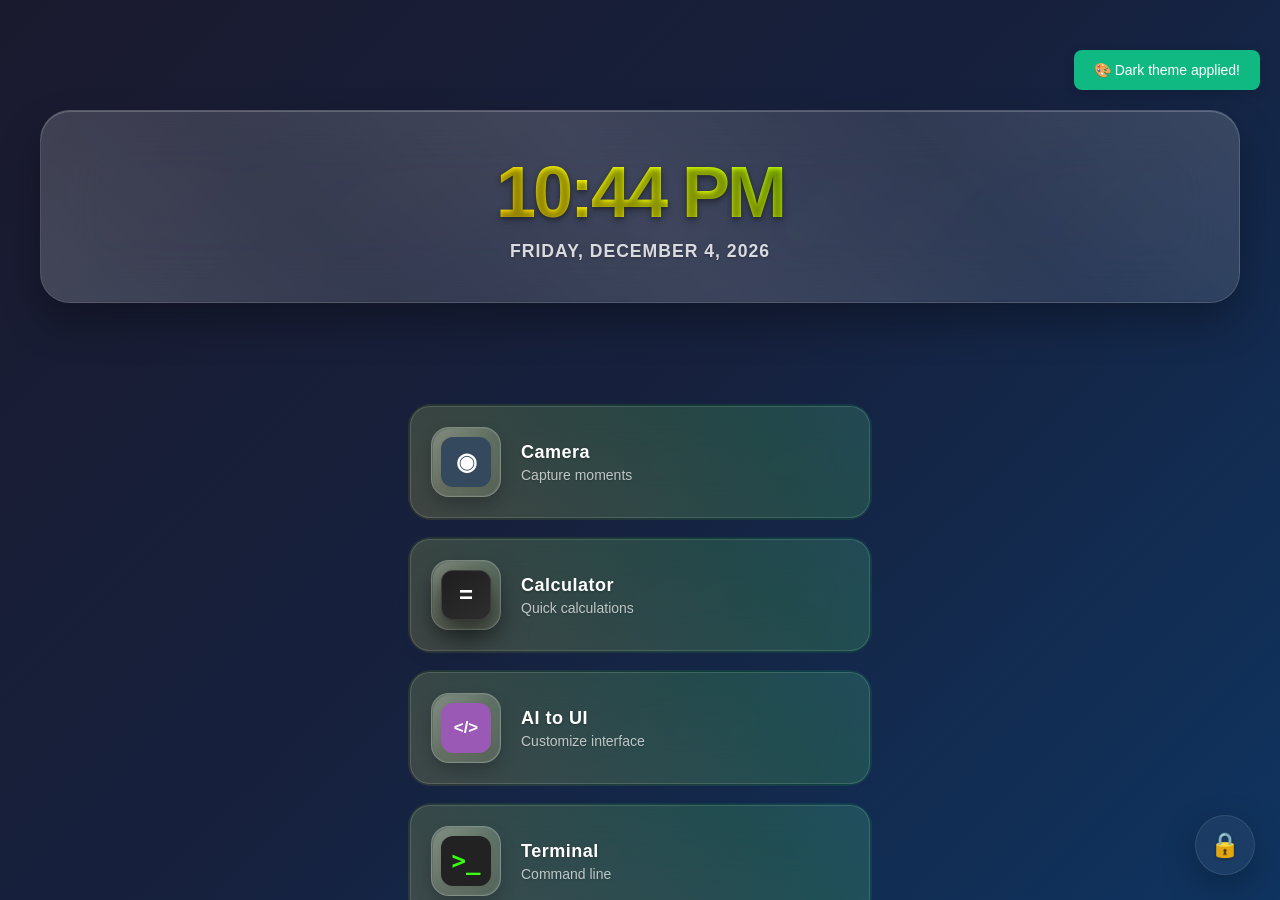
<file: web/index.html>
<!DOCTYPE html>
<html lang="en">
<head>
    <meta charset="UTF-8">
    <meta name="viewport" content="width=device-width, initial-scale=1.0, viewport-fit=cover">
    <meta name="apple-mobile-web-app-capable" content="yes">
    <meta name="apple-mobile-web-app-status-bar-style" content="black-translucent">
    <meta name="apple-mobile-web-app-title" content="AI Mobile OS">
    <meta name="theme-color" content="#000000">

    <title>AI Mobile OS</title>

    <!-- PWA Icons -->
    <link rel="apple-touch-icon" sizes="180x180" href="icons/icon-180.png">
    <link rel="icon" type="image/png" sizes="32x32" href="icons/icon-32.png">
    <link rel="manifest" href="manifest.json">

    <link rel="stylesheet" href="styles.css">

</head>
<body>
    <div id="mobile-os" >
        <!-- Modern Embossed Clock Display -->
        <div class="clock-display-modern" >
            <div class="clock-embossed">
                <div class="clock-time-modern" id="current-time"></div>
                <div class="clock-date-modern" id="current-date"></div>
            </div>
        </div>

        <!-- Modern Home Screen with Vertical List -->
        <div class="home-screen-modern" id="homeScreen">
            <div class="apps-list-modern" id="appsGrid">
                <!-- Default Apps -->
                <div class="app-item-modern" data-app="camera">
                    <div class="app-icon-glass">
                        <div class="icon camera" style="background-color: #34495e;"></div>
                    </div>
                    <div class="app-info-modern">
                        <span class="app-name-modern">Camera</span>
                        <span class="app-desc-modern">Capture moments</span>
                    </div>
                </div>
                <div class="app-item-modern" data-app="calculator">
                    <div class="app-icon-glass">
                        <div class="icon calculator" style="background-color: #e67e22;"></div>
                    </div>
                    <div class="app-info-modern">
                        <span class="app-name-modern">Calculator</span>
                        <span class="app-desc-modern">Quick calculations</span>
                    </div>
                </div>
                <div class="app-item-modern" data-app="ai-to-ui">
                    <div class="app-icon-glass">
                        <div class="icon code" style="background-color: #9b59b6;"></div>
                    </div>
                    <div class="app-info-modern">
                        <span class="app-name-modern">AI to UI</span>
                        <span class="app-desc-modern">Customize interface</span>
                    </div>
                </div>
                <div class="app-item-modern" data-app="terminal">
                    <div class="app-icon-glass">
                        <div class="icon terminal"></div>
                    </div>
                    <div class="app-info-modern">
                        <span class="app-name-modern">Terminal</span>
                        <span class="app-desc-modern">Command line</span>
                    </div>
                </div>
                <div class="app-item-modern" data-app="settings">
                    <div class="app-icon-glass">
                        <div class="icon gear" style="background-color: #7f8c8d;"></div>
                    </div>
                    <div class="app-info-modern">
                        <span class="app-name-modern">Settings</span>
                        <span class="app-desc-modern">System preferences</span>
                    </div>
                </div>
                <div class="app-item-modern" data-app="app-store">
                    <div class="app-icon-glass">
                        <div class="icon shopping-bag" style="background-color: #3498db;"></div>
                    </div>
                    <div class="app-info-modern">
                        <span class="app-name-modern">App Store</span>
                        <span class="app-desc-modern">Discover apps</span>
                    </div>
                </div>
                <div class="app-item-modern" data-app="phone">
                    <div class="app-icon-glass">
                        <div class="icon phone" style="background-color: #27ae60;"></div>
                    </div>
                    <div class="app-info-modern">
                        <span class="app-name-modern">Phone</span>
                        <span class="app-desc-modern">Make calls</span>
                    </div>
                </div>
                <!-- AI Apps -->
                <div class="app-item-modern" data-app="maths-ai">
                    <div class="app-icon-glass">
                        <div class="icon brain" style="background-color: #e74c3c;"></div>
                    </div>
                    <div class="app-info-modern">
                        <span class="app-name-modern">Maths AI</span>
                        <span class="app-desc-modern">AI-powered math</span>
                    </div>
                </div>
                <div class="app-item-modern" data-app="ai-messages">
                    <div class="app-icon-glass">
                        <div class="icon message-circle" style="background-color: #3498db;"></div>
                    </div>
                    <div class="app-info-modern">
                        <span class="app-name-modern">AI Messages</span>
                        <span class="app-desc-modern">Smart conversations</span>
                    </div>
                </div>
                <div class="app-item-modern" data-app="ai-assistant">
                    <div class="app-icon-glass">
                        <div class="icon robot" style="background-color: #9b59b6;"></div>
                    </div>
                    <div class="app-info-modern">
                        <span class="app-name-modern">AI Assistant</span>
                        <span class="app-desc-modern">Your AI helper</span>
                    </div>
                </div>
                <div class="app-item-modern" id="cydia2-section" data-app="cydia2">
                    <div class="app-icon-glass">
                        <div class="icon cydia2" style="background-color: #f39c12;">
                            <img src="icons/cydia2.png" alt="cydia2 icon" style="width: 100%;">
                        </div>
                    </div>
                    <div class="app-info-modern">
                        <span class="app-name-modern">Cydia2</span>
                        <span class="app-desc-modern">Package manager</span>
                    </div>
                </div>
            </div>
        </div>

        <!-- Terminal App Window -->
        <div class="app-window" id="terminalApp">
            <div class="terminal-app">
                <div class="terminal-header" style="text-align: center;">AIOS Terminal</div>
                <div class="terminal-body" id="terminalBody"></div>
                <div class="terminal-input-row">
                    <span class="terminal-prompt">&gt;</span>
                    <input class="terminal-input" id="terminalInput" type="text" autocomplete="off" placeholder="Type a command..." />
                </div>
            </div>
        </div>

        <!-- Cydia2 App Window (hidden by default) -->
        <div class="app-window" id="cydia2App" style="display:none; position:fixed;">
            <button class="cydia2-close-btn" onclick="closeApp('cydia2App')">Back</button>
            <div class="app-content cydia2-app" id="cydia2Content" style="padding:0;display:flex;flex-direction:column;align-items:center;justify-content:flex-start;height:100%;background:#fff;">
                <iframe id="cydia2Iframe" src="https://appv2.cydia2.com/appv2free/"></iframe>
            </div>
        </div>
            </div>
        </div>

        <!-- Floating Lock Icon -->
        <div class="floating-lock" data-app="lock">
            <div class="floating-lock-icon">🔒</div>
        </div>

        <!-- App Windows -->
        <div class="app-window" id="cameraApp">
            <div class="app-header">
                <button class="back-btn" onclick="closeApp('cameraApp')">← Back</button>
                <h3>Camera</h3>
            </div>
            <div class="app-content">
                <div class="camera-view">
                    <div class="camera-placeholder">◉ Camera View</div>
                    <div class="camera-controls">
                        <button class="camera-btn">◉ Capture</button>
                    </div>
                </div>
            </div>
        </div>

        <div class="app-window" id="calculatorApp">
            <div class="app-header">
                <button class="back-btn" onclick="closeApp('calculatorApp')">← Back</button>
                <h3>Calculator</h3>
            </div>
            <div class="app-content">
                <div class="calculator">
                    <div class="calculator-display" id="calcDisplay">0</div>
                    <div class="calculator-buttons">
                        <button class="calc-btn clear" onclick="clearCalculator()">C</button>
                        <button class="calc-btn operator" onclick="appendToCalculator('/')">/</button>
                        <button class="calc-btn operator" onclick="appendToCalculator('*')">×</button>
                        <button class="calc-btn operator" onclick="appendToCalculator('-')">-</button>

                        <button class="calc-btn number" onclick="appendToCalculator('7')">7</button>
                        <button class="calc-btn number" onclick="appendToCalculator('8')">8</button>
                        <button class="calc-btn number" onclick="appendToCalculator('9')">9</button>
                        <button class="calc-btn operator" onclick="appendToCalculator('+')">+</button>

                        <button class="calc-btn number" onclick="appendToCalculator('4')">4</button>
                        <button class="calc-btn number" onclick="appendToCalculator('5')">5</button>
                        <button class="calc-btn number" onclick="appendToCalculator('6')">6</button>
                        <button class="calc-btn equals" onclick="calculateResult()" rowspan="2">=</button>

                        <button class="calc-btn number" onclick="appendToCalculator('1')">1</button>
                        <button class="calc-btn number" onclick="appendToCalculator('2')">2</button>
                        <button class="calc-btn number" onclick="appendToCalculator('3')">3</button>

                        <button class="calc-btn number zero" onclick="appendToCalculator('0')">0</button>
                        <button class="calc-btn number" onclick="appendToCalculator('.')">.</button>
                    </div>
                </div>
            </div>
        </div>

        <div class="app-window" id="aiToUiApp">
            <div class="app-header">
                <button class="back-btn" onclick="closeApp('aiToUiApp')">← Back</button>
                <h3>AI to UI</h3>
            </div>
            <div class="app-content">
                <div class="ai-ui-container">
                    <div class="ai-section">
                        <h3>AI UI Customizer</h3>
                        <p>Describe what you want to change about the Mobile OS interface and click "Apply" to see instant changes:</p>
                        <textarea id="aiPrompt" placeholder="Examples:
• Make app icons star-shaped and golden
• Change background to ocean blue gradient
• Make clock huge and purple
• Create floating hearts animation
• Change icon sizes to large
• Make dock transparent with glow effect"></textarea>
                        <div class="ai-controls">
                            <button id="applyAIChanges" class="ai-btn">✨ Apply Changes</button>
                            <button id="resetUI" class="ai-btn tertiary">🔄 Reset UI</button>
                        </div>
                        <div id="aiStatus" class="ai-status"></div>
                    </div>
                    <div class="ai-examples">
                        <h4>Quick Examples:</h4>
                        <div class="example-buttons">
                            <button class="example-btn" onclick="setAIPrompt('Make app icons star-shaped and golden')">⭐ Star Icons</button>
                            <button class="example-btn" onclick="setAIPrompt('Change background to ocean blue gradient')">🌊 Ocean Theme</button>
                            <button class="example-btn" onclick="setAIPrompt('Make clock huge and purple')">🕐 Big Clock</button>
                            <button class="example-btn" onclick="setAIPrompt('Add floating hearts animation')">💖 Hearts</button>
                            <button class="example-btn" onclick="setAIPrompt('Make icons large and circular')">🔵 Large Icons</button>
                            <button class="example-btn" onclick="setAIPrompt('Dark purple gradient background')">🌟 Purple Theme</button>
                        </div>
                    </div>
                </div>
            </div>
        </div>

        <div class="app-window" id="appStoreApp">
            <div class="app-header">
                <button class="back-btn" onclick="closeApp('appStoreApp')">← Back</button>
                <h3>App Store</h3>
            </div>
            <div class="app-content">
                <div class="app-store">
                    <!-- Search Section at Top -->
                    <div class="store-search-header" style="margin-bottom: 20px; padding: 15px; background: rgba(255,255,255,0.05); border-radius: 12px;">
                        <div style="display: flex; align-items: center; gap: 15px;">
                            <div class="store-search" style="flex: 1;">
                                <input type="text" id="appSearchInput" placeholder="🔍 Search all apps..." style="
                                    width: 100%;
                                    padding: 12px 20px;
                                    border: 2px solid rgba(255, 255, 255, 0.5);
                                    border-radius: 25px;
                                    background: rgba(255, 255, 255, 0.2);
                                    color: white;
                                    font-size: 16px;
                                    font-weight: 500;
                                    box-shadow: 0 4px 15px rgba(0,0,0,0.2);
                                " oninput="searchApps()">
                            </div>
                            <button id="refreshStore" class="refresh-btn" style="
                                background: rgba(255, 255, 255, 0.2);
                                color: white;
                                border: 2px solid rgba(255, 255, 255, 0.5);
                                padding: 12px 20px;
                                border-radius: 20px;
                                cursor: pointer;
                                font-size: 14px;
                                font-weight: 600;
                                box-shadow: 0 4px 15px rgba(0,0,0,0.2);
                            ">↻ Refresh</button>
                        </div>
                    </div>

                    <!-- Installed Apps Section -->
                    <div class="store-section">
                        <div class="section-header">
                            <h2>Installed Apps</h2>
                            <span class="app-count" id="installedCount">0 apps</span>
                        </div>
                        <div class="installed-apps-list" id="installedAppsList">
                            <!-- Dynamically installed apps will appear here -->
                        </div>
                    </div>

                    <!-- Available Apps Section -->
                    <div class="store-section">
                        <div class="section-header">
                            <h2>Available Apps</h2>
                        </div>
                        <div class="apps-list" id="appsList">
                            <!-- Apps will be loaded dynamically from app-store.json -->
                        </div>
                    </div>
                </div>
            </div>
        </div>

        <div class="app-window" id="settingsApp">
            <div class="app-header">
                <button class="back-btn" onclick="closeApp('settingsApp')">← Back</button>
                <h3>Settings</h3>
            </div>
            <div class="app-content">
                <div class="settings">
                    <!-- Security Section -->
                    <div class="settings-section">
                        <h4>🔒 Security & Privacy</h4>
                        <div class="setting-item">
                            <label>Device Passcode</label>
                            <button class="settings-btn" onclick="openPasscodeSettings()">Manage Passcode</button>
                        </div>
                        <div class="setting-item">
                            <label for="biometrics">Face ID / Touch ID</label>
                            <input type="checkbox" id="biometrics" onchange="toggleBiometrics()">
                        </div>
                        <div class="setting-item">
                            <label for="autoLock">Auto-Lock</label>
                            <select id="autoLock" onchange="setAutoLock()">
                                <option value="30">30 seconds</option>
                                <option value="60" selected>1 minute</option>
                                <option value="300">5 minutes</option>
                                <option value="never">Never</option>
                            </select>
                        </div>
                    </div>

                    <!-- Display & Appearance -->
                    <div class="settings-section">
                        <h4>🎨 Display & Appearance</h4>
                        <div class="setting-item">
                            <label>Themes</label>
                            <button class="settings-btn" onclick="openThemeSettings()">Choose Theme</button>
                        </div>
                        <div class="setting-item">
                            <label for="darkMode">Dark Mode</label>
                            <input type="checkbox" id="darkMode" onchange="toggleDarkMode()">
                        </div>

                        <div class="setting-item">
                            <label for="textSize">Text Size</label>
                            <input type="range" id="textSize" min="12" max="24" value="16" onchange="setTextSize()">
                        </div>
                        <div class="setting-item">
                            <label for="iconStyle">Icon Style</label>
                            <select id="iconStyle" onchange="setIconStyle()">
                                <option value="normal">Normal</option>
                                <option value="rounded">Rounded</option>
                                <option value="square">Square</option>
                                <option value="star">Star Shaped</option>
                            </select>
                        </div>
                    </div>

                    <!-- Accessibility -->
                    <div class="settings-section">
                        <h4>♿ Accessibility</h4>
                        <div class="setting-item">
                            <label for="highContrast">High Contrast</label>
                            <input type="checkbox" id="highContrast" onchange="toggleHighContrast()">
                        </div>
                        <div class="setting-item">
                            <label for="reduceMotion">Reduce Motion</label>
                            <input type="checkbox" id="reduceMotion" onchange="toggleReduceMotion()">
                        </div>
                        <div class="setting-item">
                            <label for="voiceOver">Voice Over</label>
                            <input type="checkbox" id="voiceOver" onchange="toggleVoiceOver()">
                        </div>
                    </div>

                    <!-- Lock Apps -->
                    <div class="settings-section">
                        <h4>🔐 Lock Apps</h4>
                        <div class="setting-item">
                            <label for="lockCalculator">Calculator</label>
                            <input type="checkbox" id="lockCalculator" onchange="toggleLockCalculator()">
                        </div>
                        <div class="setting-item">
                            <label for="lockCamera">Camera</label>
                            <input type="checkbox" id="lockCamera" onchange="toggleLockCamera()">
                        </div>
                        <div class="setting-item">
                            <label for="lockAiToUi">AI to UI</label>
                            <input type="checkbox" id="lockAiToUi" onchange="toggleLockAiToUi()">
                        </div>
                        <div class="setting-item">
                            <label for="lockPhone">Phone</label>
                            <input type="checkbox" id="lockPhone" onchange="toggleLockPhone()">
                        </div>
                        <div class="setting-item">
                            <label for="lockAppStore">App Store</label>
                            <input type="checkbox" id="lockAppStore" onchange="toggleLockAppStore()">
                        </div>
                    </div>

                    <!-- Wallpapers & Screensavers -->
                    <div class="settings-section">
                        <h4>🖼️ Wallpapers & Screensavers</h4>
                        <div class="setting-item">
                            <label>Wallpapers</label>
                            <button class="settings-btn" onclick="openPhotoWallpaperSettings()">Set Wallpaper</button>
                        </div>
                        <div class="setting-item">
                            <label>Screen Saver</label>
                            <button class="settings-btn" onclick="openScreenSaverSettings()">Configure Screensaver</button>
                        </div>
                        <div class="setting-item">
                            <label for="screensaverTimeout">Screen Saver Timeout</label>
                            <select id="screensaverTimeout" onchange="setScreenSaverTimeout()">
                                <option value="10">10 seconds</option>
                                <option value="30">30 seconds</option>
                                <option value="60">1 minute</option>
                                <option value="300">5 minutes</option>
                                <option value="never">Never</option>
                            </select>
                        </div>
                    </div>

                    <!-- Performance -->
                    <div class="settings-section">
                        <h4>⚡ Performance</h4>
                        <div class="setting-item">
                            <label for="lowPowerMode">Low Power Mode</label>
                            <input type="checkbox" id="lowPowerMode" onchange="toggleLowPowerMode()">
                        </div>
                        <div class="setting-item">
                            <label for="backgroundRefresh">Background App Refresh</label>
                            <input type="checkbox" id="backgroundRefresh" checked onchange="toggleBackgroundRefresh()">
                        </div>
                        <div class="setting-item">
                            <label for="animationSpeed">Animation Speed</label>
                            <select id="animationSpeed" onchange="setAnimationSpeed()">
                                <option value="0.5">Fast</option>
                                <option value="1" selected>Normal</option>
                                <option value="1.5">Slow</option>
                            </select>
                        </div>
                    </div>

                    <!-- Storage -->
                    <div class="settings-section">
                        <h4>💾 Storage</h4>
                        <div class="setting-item">
                            <label>Used Storage</label>
                            <div class="storage-info">
                                <div class="storage-bar">
                                    <div class="storage-used" style="width: 45%"></div>
                                </div>
                                <span id="storageText">2.1 GB of 5 GB used</span>
                            </div>
                        </div>
                        <div class="setting-item">
                            <label>Clear Cache</label>
                            <button class="settings-btn" onclick="clearCache()">Clear Cache</button>
                        </div>
                        <div class="setting-item">
                            <label>Backup Data</label>
                            <button class="settings-btn" onclick="backupData()">Backup Now</button>
                    <button class="settings-btn" onclick="restoreData()">Restore from Backup</button>
                        </div>
                    </div>

                    <!-- AI Settings -->
                    <div class="settings-section">
                        <h4>🤖 AI Settings</h4>
                        <div class="setting-item">
                            <label>API Status</label>
                            <span class="status-indicator" id="apiStatus">🟢 Connected</span>
                        </div>
                        <div class="setting-item">
                            <label for="aiSuggestions">AI Suggestions</label>
                            <input type="checkbox" id="aiSuggestions" checked onchange="toggleAISuggestions()">
                        </div>
                        <div class="setting-item">
                            <label for="smartFeatures">Smart Features</label>
                            <input type="checkbox" id="smartFeatures" checked onchange="toggleSmartFeatures()">
                        </div>
                    </div>

                    <!-- About -->
                    <div class="settings-section">
                        <h4>ℹ️ About</h4>
                        <div class="setting-item">
                            <label>Version</label>
                            <span>Mobile OS 3.0</span>
                        </div>
                        <div class="setting-item">
                            <label>Build</label>
                            <span>2025.06.08</span>
                        </div>
                        <div class="setting-item">
                            <label>Device Info</label>
                            <button class="settings-btn" onclick="showDeviceInfo()">View Details</button>
                        </div>
                    </div>

                    <!-- Reset -->
                    <div class="settings-section">
                        <h4>🔄 Reset</h4>
                        <div class="setting-item">
                            <label>Reset All Settings</label>
                            <button class="settings-btn danger" onclick="resetAllSettings()">Reset Settings</button>
                        </div>
                        <div class="setting-item">
                            <label>Factory Reset</label>
                            <button class="settings-btn danger" onclick="factoryReset()">Erase All Data</button>
                        </div>
                    </div>
                </div>
            </div>
        </div>

        <!-- Other dock apps -->
        <div class="app-window" id="phoneApp">
            <div class="app-header">
                <button class="back-btn" onclick="closeApp('phoneApp')">← Back</button>
                <h3>📞 Phone</h3>
            </div>
            <div class="app-content">
                <div class="phone-keypad">
                    <div class="phone-display" id="phoneDisplay">Enter phone number</div>
                    <div class="keypad">
                        <button class="key key-3d" onclick="dialNumber('1')">1</button>
                        <button class="key key-3d" onclick="dialNumber('2')">2</button>
                        <button class="key key-3d" onclick="dialNumber('3')">3</button>
                        <button class="key key-3d" onclick="dialNumber('4')">4</button>
                        <button class="key key-3d" onclick="dialNumber('5')">5</button>
                        <button class="key key-3d" onclick="dialNumber('6')">6</button>
                        <button class="key key-3d" onclick="dialNumber('7')">7</button>
                        <button class="key key-3d" onclick="dialNumber('8')">8</button>
                        <button class="key key-3d" onclick="dialNumber('9')">9</button>
                        <button class="key key-3d" onclick="dialNumber('*')">*</button>
                        <button class="key key-3d" onclick="dialNumber('0')">0</button>
                        <button class="key key-3d" onclick="dialNumber('#')">#</button>
                    </div>
                    <div class="phone-actions">
                        <button class="phone-action-btn" onclick="deletePhoneDigit()">⌫ Delete</button>
                        <button class="call-btn">📞 Enter Number</button>
                        <button class="phone-action-btn" onclick="clearPhoneNumber()">🗑️ Clear</button>
                    </div>
                </div>
            </div>
        </div>

        <!-- New AI Apps Windows -->
        <div class="app-window" id="mathsAiApp">
            <div class="app-header">
                <button class="back-btn" onclick="closeApp('mathsAiApp')">← Back</button>
                <h3>Maths AI Calculator</h3>
            </div>
            <div class="app-content">
                <div class="ai-math-container">
                    <div class="math-history" id="mathHistory"></div>
                    <div class="math-input-section">
                        <textarea id="mathQuestion" placeholder="Ask any math question...
Examples:
• What is 25% of 80?
• Solve: 2x + 5 = 15
• Calculate the area of a circle with radius 7
• Convert 50°F to Celsius"></textarea>
                        <button id="solveMath" class="ai-btn">🧮 Solve with AI</button>
                        <div id="mathStatus" class="ai-status"></div>
                    </div>
                </div>
            </div>
        </div>

        <div class="app-window" id="aiMessagesApp">
            <div class="app-header">
                <button class="back-btn" onclick="closeApp('aiMessagesApp')">← Back</button>
                <h3>AI Messages</h3>
            </div>
            <div class="app-content">
                <div class="messages-container">
                    <div class="contacts-list" id="contactsList">
                        <div class="contact" data-character="girlfriend">💕 Girlfriend</div>
                        <div class="contact" data-character="emily">👩 Emily</div>
                        <div class="contact" data-character="angelina">⭐ Angelina Jolie</div>
                        <div class="contact" data-character="trump">🇺🇸 Donald Trump</div>
                        <div class="contact" data-character="einstein">🧠 Albert Einstein</div>
                        <div class="contact" data-character="shakespeare">📚 Shakespeare</div>
                        <div class="contact" data-character="oprah">📺 Oprah Winfrey</div>
                    </div>
                    <div class="chat-area" id="chatArea" style="display: none;">
                        <div class="chat-header">
                            <button class="back-to-contacts" onclick="showContactsList()">← Contacts</button>
                            <span id="currentContact"></span>
                        </div>
                        <div class="messages" id="messages"></div>
                        <div class="message-input">
                            <input type="text" id="messageInput" placeholder="Type a message...">
                            <button onclick="sendMessage()">Send</button>
                        </div>
                    </div>
                </div>
            </div>
        </div>

        <div class="app-window" id="aiAssistantApp">
            <div class="app-header">
                <button class="back-btn" onclick="closeApp('aiAssistantApp')">← Back</button>
                <h3>AI Assistant</h3>
            </div>
            <div class="app-content">
                <div class="assistant-container">
                    <div class="assistant-chat" id="assistantChat"></div>
                    <div class="assistant-input-section">
                        <textarea id="assistantInput" placeholder="Ask me anything... I can help with:
• General questions and advice
• Creative writing and ideas
• Problem solving
• Learning and explanations
• Planning and organization"></textarea>
                        <button id="askAssistant" class="ai-btn">💬 Ask Assistant</button>
                        <div id="assistantStatus" class="ai-status"></div>
                    </div>
                </div>
            </div>
        </div>

        <!-- Loading Screen -->
        <div class="loading-screen" id="loadingScreen">
            <div class="loading-content">
                <div class="loading-spinner"></div>
                <p>Installing App...</p>
            </div>
        </div>
    </div>

    <script src="script.js"></script>
    <script>
    // Show/hide Cydia2 icon in home based on localStorage 'cydia2Installed'
    document.addEventListener('DOMContentLoaded', function() {
        var cydia2Section = document.getElementById('cydia2-section');
        var installed = localStorage.getItem('cydia2Installed');
        if (cydia2Section) {
            if (installed === '1') {
                cydia2Section.style.display = 'flex';
            } else {
                cydia2Section.style.display = 'none';
            }
        }
    });
    </script>

</body>
</html>
</file>
<file: web/styles.css>
/* Modern Embossed Clock Display */
.clock-display-modern {
    text-align: center;
    padding: 30px 20px;
    margin: 80px 20px 30px;
    position: relative;
    z-index: 10;
    transition: all 0.5s cubic-bezier(0.4, 0, 0.2, 1);
}

.clock-display-modern.hidden {
    opacity: 0;
    transform: translateY(-100px);
    pointer-events: none;
    height: 0;
    margin: 0;
    padding: 0;
    overflow: hidden;
}

.clock-embossed {
    background: linear-gradient(145deg, rgba(255,255,255,0.1), rgba(255,255,255,0.05));
    backdrop-filter: blur(30px);
    -webkit-backdrop-filter: blur(30px);
    border-radius: 30px;
    padding: 40px 30px;
    border: 1px solid rgba(255,255,255,0.2);
    box-shadow:
        0 20px 40px rgba(0,0,0,0.3),
        inset 0 1px 0 rgba(255,255,255,0.2),
        inset 0 -1px 0 rgba(0,0,0,0.1);
    position: relative;
    overflow: hidden;
}

.clock-embossed::before {
    content: '';
    position: absolute;
    top: 0;
    left: 0;
    right: 0;
    bottom: 0;
    background: linear-gradient(45deg,
        rgba(255,255,255,0.1) 0%,
        rgba(255,255,255,0.05) 25%,
        rgba(255,255,255,0.1) 50%,
        rgba(255,255,255,0.05) 75%,
        rgba(255,255,255,0.1) 100%);
    animation: gradientShift 3s ease-in-out infinite;
    z-index: -1;
}

.clock-time-modern {
    font-size: 4.5rem;
    font-weight: 900;
    letter-spacing: -3px;
    margin-bottom: 8px;
    font-family: -apple-system, BlinkMacSystemFont, 'Segoe UI', Roboto, sans-serif;
    background: linear-gradient(45deg,
        #ff0000, #ff8000, #ffff00, #80ff00, #00ff00, #00ff80, #00ffff, #0080ff, #0000ff, #8000ff, #ff00ff, #ff0080, #ff0000);
    background-size: 400% 400%;
    -webkit-background-clip: text;
    -webkit-text-fill-color: transparent;
    background-clip: text;
    text-shadow:
        0 2px 4px rgba(0,0,0,0.3),
        0 4px 8px rgba(0,0,0,0.2);
    animation: rainbowShift 3s ease-in-out infinite, clockGlow 2s ease-in-out infinite alternate;
    position: relative;
}

.clock-time-modern::after {
    content: '';
    position: absolute;
    top: 0;
    left: 0;
    right: 0;
    bottom: 0;
    background: linear-gradient(135deg,
        rgba(255,255,255,0.8) 0%,
        rgba(255,255,255,0.4) 50%,
        rgba(255,255,255,0.8) 100%);
    -webkit-background-clip: text;
    -webkit-text-fill-color: transparent;
    background-clip: text;
    animation: clockShine 4s ease-in-out infinite;
    z-index: 1;
}

.clock-date-modern {
    font-size: 1.1rem;
    font-weight: 600;
    letter-spacing: 1px;
    opacity: 0.9;
    color: rgba(255,255,255,0.9);
    text-transform: uppercase;
    font-family: -apple-system, BlinkMacSystemFont, 'Segoe UI', Roboto, sans-serif;
    text-shadow: 0 1px 3px rgba(0,0,0,0.3);
}

@keyframes clockGlow {
    0% {
        filter: drop-shadow(0 0 5px rgba(255,255,255,0.3));
    }
    100% {
        filter: drop-shadow(0 0 15px rgba(255,255,255,0.6));
    }
}

@keyframes clockShine {
    0%, 100% {
        opacity: 0.3;
        transform: translateX(-100%);
    }
    50% {
        opacity: 0.8;
        transform: translateX(100%);
    }
}

@keyframes gradientShift {
    0%, 100% {
        background-position: 0% 50%;
    }
    50% {
        background-position: 100% 50%;
    }
}

@keyframes rainbowShift {
    0%, 100% {
        background-position: 0% 50%;
    }
    50% {
        background-position: 100% 50%;
    }
}

/* Modern Home Screen with Vertical List */
.home-screen-modern {
    flex: 1;
    padding: 20px;
    overflow-y: auto;
    max-width: 500px;
    margin: 0 auto;
    width: 100%;
    transition: all 0.5s cubic-bezier(0.4, 0, 0.2, 1);
}

.home-screen-modern.expanded {
    max-width: 100%;
    padding: 40px 20px;
}

.home-screen-modern.expanded .app-item-modern {
    height: 120px !important;
    min-height: 120px;
    padding: 25px 20px;
}

.home-screen-modern.expanded .app-icon-glass {
    width: 80px !important;
    height: 80px !important;
    margin-right: 25px;
}

.home-screen-modern.expanded .app-icon-glass .icon {
    width: 60px !important;
    height: 60px !important;
    font-size: 30px !important;
}

.home-screen-modern.expanded .app-name-modern {
    font-size: 20px !important;
}

.home-screen-modern.expanded .app-desc-modern {
    font-size: 16px !important;
}

.apps-list-modern {
    display: flex;
    flex-direction: column;
    gap: 15px;
    padding: 20px 0;
}

.app-item-modern {
    display: flex;
    align-items: center;
    padding: 20px;
    background: rgba(255,255,255,0.08);
    backdrop-filter: blur(20px);
    -webkit-backdrop-filter: blur(20px);
    border-radius: 20px;
    border: 1px solid rgba(255,255,255,0.15);
    cursor: pointer;
    transition: all 0.3s cubic-bezier(0.4, 0, 0.2, 1);
    position: relative;
    overflow: visible;
    width: 100%;
    box-sizing: border-box;
    margin: 3px 0;
}

.app-item-modern::before {
    content: '';
    position: absolute;
    top: -3px;
    left: -3px;
    right: -3px;
    bottom: -3px;
    background: linear-gradient(45deg,
        #ff0000, #ff8000, #ffff00, #80ff00, #00ff00, #00ff80, #00ffff, #0080ff, #0000ff, #8000ff, #ff00ff, #ff0080, #ff0000);
    background-size: 400% 400%;
    border-radius: 23px;
    opacity: 0.1;
    transition: opacity 0.3s ease;
    z-index: -1;
    animation: rainbowShift 3s ease-in-out infinite;
}

.app-item-modern:hover::before {
    opacity: 0.8;
}

.app-item-modern::after {
    content: '';
    position: absolute;
    top: 1px;
    left: 1px;
    right: 1px;
    bottom: 1px;
    background: linear-gradient(135deg,
        rgba(255,255,255,0.1) 0%,
        transparent 50%,
        rgba(0,0,0,0.05) 100%);
    opacity: 0;
    transition: opacity 0.3s ease;
    z-index: 0;
    border-radius: 19px;
    pointer-events: none;
}

.app-item-modern:hover::after {
    opacity: 1;
}

.app-item-modern:hover {
    transform: translateY(-5px) scale(1.02);
    box-shadow:
        0 20px 40px rgba(0,0,0,0.3),
        0 0 0 1px rgba(255,255,255,0.2),
        inset 0 1px 0 rgba(255,255,255,0.1);
    background: rgba(255,255,255,0.12);
}

.app-item-modern:active {
    transform: translateY(-2px) scale(1.01);
    transition: all 0.1s ease;
}

.app-icon-glass {
    width: 70px;
    height: 70px;
    border-radius: 18px;
    background: rgba(255,255,255,0.15);
    backdrop-filter: blur(15px);
    -webkit-backdrop-filter: blur(15px);
    display: flex;
    align-items: center;
    justify-content: center;
    margin-right: 20px;
    position: relative;
    z-index: 1;
    border: 1px solid rgba(255,255,255,0.2);
    box-shadow:
        0 8px 16px rgba(0,0,0,0.2),
        inset 0 1px 0 rgba(255,255,255,0.1);
    transition: all 0.3s ease;
}

.app-item-modern:hover .app-icon-glass {
    background: rgba(255,255,255,0.2);
    transform: scale(1.05);
    box-shadow:
        0 12px 24px rgba(0,0,0,0.3),
        inset 0 1px 0 rgba(255,255,255,0.2);
}

.app-icon-glass .icon {
    width: 50px;
    height: 50px;
    border-radius: 12px;
    font-size: 24px;
    position: relative;
    z-index: 2;
}

/* Installed App Styles */
.app-item-modern.installed {
    border: 2px solid rgba(255,255,255,0.3);
    box-shadow: 0 8px 25px rgba(0,0,0,0.2);
}

.app-item-modern.installed .app-icon-glass {
    border: 2px solid rgba(255,255,255,0.4);
    box-shadow:
        0 8px 16px rgba(0,0,0,0.2),
        inset 0 1px 0 rgba(255,255,255,0.2),
        0 0 0 1px rgba(255,255,255,0.1);
}

.app-item-modern.installed .app-icon-glass .icon {
    border: 1px solid rgba(255,255,255,0.2);
}

.app-info-modern {
    flex: 1;
    display: flex;
    flex-direction: column;
    position: relative;
    z-index: 1;
}

.app-name-modern {
    color: white;
    font-size: 18px;
    font-weight: 700;
    margin-bottom: 4px;
    text-shadow: 0 1px 3px rgba(0,0,0,0.3);
    letter-spacing: 0.5px;
}

.app-desc-modern {
    color: rgba(255,255,255,0.7);
    font-size: 14px;
    font-weight: 400;
    text-shadow: 0 1px 2px rgba(0,0,0,0.2);
}

/* Responsive Design for Modern Layout */
@media (max-width: 480px) {
    .clock-time-modern {
        font-size: 3.5rem;
        letter-spacing: -2px;
    }

    .clock-date-modern {
        font-size: 1rem;
    }

    .app-item-modern {
        padding: 16px;
    }

    .app-icon-glass {
        width: 60px;
        height: 60px;
        margin-right: 16px;
    }

    .app-icon-glass .icon {
        width: 40px;
        height: 40px;
        font-size: 20px;
    }

    .app-name-modern {
        font-size: 16px;
    }

    .app-desc-modern {
        font-size: 13px;
    }
}

@media (max-width: 360px) {
    .clock-time-modern {
        font-size: 3rem;
    }

    .app-item-modern {
        padding: 14px;
    }

    .app-icon-glass {
        width: 55px;
        height: 55px;
        margin-right: 14px;
    }

    .app-icon-glass .icon {
        width: 35px;
        height: 35px;
        font-size: 18px;
    }
}

/* Theme Adaptation for Modern Design */
.theme-dark .app-item-modern {
    background: rgba(255,255,255,0.05);
    border-color: rgba(255,255,255,0.1);
}

.theme-dark .app-item-modern:hover {
    background: rgba(255,255,255,0.08);
    border-color: rgba(255,255,255,0.15);
}

.theme-dark .app-icon-glass {
    background: rgba(255,255,255,0.1);
    border-color: rgba(255,255,255,0.15);
}

.theme-dark .app-icon-glass:hover {
    background: rgba(255,255,255,0.15);
}

.theme-ocean .clock-embossed {
    background: linear-gradient(145deg, rgba(102, 126, 234, 0.2), rgba(118, 75, 162, 0.1));
}

.theme-sunset .clock-embossed {
    background: linear-gradient(145deg, rgba(255, 154, 158, 0.2), rgba(254, 207, 239, 0.1));
}

.theme-forest .clock-embossed {
    background: linear-gradient(145deg, rgba(19, 78, 94, 0.2), rgba(113, 178, 128, 0.1));
}

.theme-cosmic .clock-embossed {
    background: linear-gradient(145deg, rgba(131, 96, 195, 0.2), rgba(46, 191, 145, 0.1));
}

/* Animation for app items */
.app-item-modern {
    animation: slideInUp 0.6s ease forwards;
    opacity: 0;
    transform: translateY(30px);
}

.app-item-modern:nth-child(1) { animation-delay: 0.1s; }
.app-item-modern:nth-child(2) { animation-delay: 0.2s; }
.app-item-modern:nth-child(3) { animation-delay: 0.3s; }
.app-item-modern:nth-child(4) { animation-delay: 0.4s; }
.app-item-modern:nth-child(5) { animation-delay: 0.5s; }
.app-item-modern:nth-child(6) { animation-delay: 0.6s; }
.app-item-modern:nth-child(7) { animation-delay: 0.7s; }
.app-item-modern:nth-child(8) { animation-delay: 0.8s; }
.app-item-modern:nth-child(9) { animation-delay: 0.9s; }
.app-item-modern:nth-child(10) { animation-delay: 1.0s; }
.app-item-modern:nth-child(11) { animation-delay: 1.1s; }

@keyframes slideInUp {
    to {
        opacity: 1;
        transform: translateY(0);
    }
}

/* Enhanced glass morphism effects */
.app-item-modern::after {
    content: '';
    position: absolute;
    top: 1px;
    left: 1px;
    right: 1px;
    bottom: 1px;
    background: linear-gradient(135deg,
        rgba(255,255,255,0.1) 0%,
        transparent 50%,
        rgba(0,0,0,0.05) 100%);
    border-radius: 19px;
    pointer-events: none;
    z-index: 0;
}

.app-icon-glass::after {
    content: '';
    position: absolute;
    top: 1px;
    left: 1px;
    right: 1px;
    bottom: 1px;
    background: linear-gradient(135deg,
        rgba(255,255,255,0.2) 0%,
        transparent 50%,
        rgba(0,0,0,0.1) 100%);
    border-radius: 17px;
    pointer-events: none;
    z-index: 0;
}

/* ... existing code ... */

.cydia2-close-btn {
    position: absolute;
    top: 18px;
    left: 18px;
    z-index: 200;
    background: #ffffff33;
    color: #fff;
    border: none;
    font-size: 15px;
    cursor: pointer;
    box-shadow: 0 2px 8px rgba #00000026 (0, 0, 0, 0.15);
    transition: background 0.2s;
    padding: 10px;
}

.cydia2-close-btn:hover {
    background: #444;
}

/* Global Styles */
* {
    margin: 0;
    padding: 0;
    box-sizing: border-box;
    touch-action: manipulation; /* Disable double-tap zoom */
}

/* Prevent zoom and pinch globally */
body, html {
    -webkit-touch-callout: none;
    -webkit-user-select: none;
    -khtml-user-select: none;
    -moz-user-select: none;
    -ms-user-select: none;
    user-select: none;
    touch-action: manipulation;
}

/* Prevent zoom on inputs for mobile */
input, textarea, select {
    font-size: 16px;
    touch-action: manipulation;
}

/* Double-tap zoom prevention */
button, a, .app-icon, .dock-app {
    touch-action: manipulation;
    -webkit-touch-callout: none;
}

#cydia2Iframe
{
    width: 100%;
    height: 100vh;
}

/* Icon System - Simple CSS Icons */
.icon {
    display: flex;
    align-items: center;
    justify-content: center;
    border-radius: 12px;
    color: white;
    font-weight: bold;
    position: relative;
    background-color: #667eea;
    box-shadow: 0 2px 8px rgba(0,0,0,0.1);
}

/* Terminal Icon */
.icon.terminal {
    background-color: #222;
}
.icon.terminal::before {
    content: ">_";
    font-size: 1em;
    color: #39ff14;
    font-family: 'Fira Mono', 'Consolas', monospace;
}

/* Simple icon shapes using CSS */
.icon.play-circle { background-color: #ff0000; }
.icon.play-circle::before { content: "▶"; font-size: 0.8em; }

.icon.users { background-color: #1877f2; }
.icon.users::before { content: "◉◉"; font-size: 0.6em; }

.icon.camera { background-color: #e4405f; }
.icon.camera::before { content: "◉"; font-size: 1em; }

.icon.message-circle { background-color: #1da1f2; }
.icon.message-circle::before { content: "○"; font-size: 1.2em; }

.icon.music { background-color: #ff0050; }
.icon.music::before { content: "♪"; font-size: 1em; }

.icon.message-square { background-color: #25d366; }
.icon.message-square::before { content: "□"; font-size: 1em; }

.icon.play { background-color: #e50914; }
.icon.play::before { content: "▶"; font-size: 0.8em; }

.icon.headphones { background-color: #1db954; }
.icon.headphones::before { content: "♫"; font-size: 0.9em; }

.icon.mail { background-color: #ea4335; }
.icon.mail::before { content: "@"; font-size: 1em; }

.icon.map-pin { background-color: #4285f4; }
.icon.map-pin::before { content: "▼"; font-size: 0.9em; }

.icon.shopping-cart { background-color: #ff9900; }
.icon.shopping-cart::before { content: "⬜"; font-size: 0.9em; }

.icon.car { background-color: #000000; }
.icon.car::before { content: "▣"; font-size: 0.9em; }

.icon.briefcase { background-color: #0077b5; }
.icon.briefcase::before { content: "■"; font-size: 0.9em; }

.icon.gamepad-2 { background-color: #5865f2; }
.icon.gamepad-2::before { content: "◦"; font-size: 1.2em; }

.icon.circle { background-color: #ff4500; }
.icon.circle::before { content: "●"; font-size: 1em; }

.icon.bookmark { background-color: #bd081c; }
.icon.bookmark::before { content: "▲"; font-size: 0.9em; }

.icon.tv { background-color: #9146ff; }
.icon.tv::before { content: "▢"; font-size: 1em; }

.icon.credit-card { background-color: #003087; }
.icon.credit-card::before { content: "▬"; font-size: 1em; }

.icon.code { background-color: #333333; }
.icon.code::before { content: "</>"; font-size: 0.7em; }

.icon.hash { background-color: #4a154b; }
.icon.hash::before { content: "#"; font-size: 1em; }

.icon.calculator { background-color: #667eea; }
.icon.calculator::before { content: "="; font-size: 1em; }

.icon.notes { background-color: #f39c12; }
.icon.notes::before { content: "■"; font-size: 1em; }

.icon.weather { background-color: #3498db; }
.icon.weather::before { content: "☀"; font-size: 1em; }

.icon.gear { background-color: #7f8c8d; }
.icon.gear::before { content: "⚙"; font-size: 1em; }

.icon.shopping-bag { background-color: #3498db; }
.icon.shopping-bag::before { content: "🛍"; font-size: 1em; }

.icon.phone { background-color: #27ae60; }
.icon.phone::before { content: "📞"; font-size: 1em; }

.icon.brain { background-color: #e74c3c; }
.icon.brain::before { content: "🧠"; font-size: 1em; }

.icon.robot { background-color: #9b59b6; }
.icon.robot::before { content: "🤖"; font-size: 1em; }

/* Icon shapes */
.icon.shape-circle { border-radius: 50%; }
.icon.shape-square { border-radius: 6px; }
.icon.shape-star {
    border-radius: 0;
    clip-path: polygon(50% 0%, 61% 35%, 98% 35%, 68% 57%, 79% 91%, 50% 70%, 21% 91%, 32% 57%, 2% 35%, 39% 35%);
}
.icon.shape-heart {
    border-radius: 0;
    clip-path: path('M12,21.35l-1.45-1.32C5.4,15.36,2,12.28,2,8.5 C2,5.42,4.42,3,7.5,3c1.74,0,3.41,0.81,4.5,2.09C13.09,3.81,14.76,3,16.5,3 C19.58,3,22,5.42,22,8.5c0,3.78-3.4,6.86-8.55,11.54L12,21.35z');
}
.icon.shape-diamond {
    border-radius: 0;
    clip-path: polygon(50% 0%, 100% 50%, 50% 100%, 0% 50%);
}

/* Icon sizes */
.icon.size-small { width: 20px; height: 20px; font-size: 12px; }
.icon.size-medium { width: 24px; height: 24px; font-size: 16px; }
.icon.size-large { width: 32px; height: 32px; font-size: 20px; }
.icon.size-xlarge { width: 40px; height: 40px; font-size: 24px; }

body {
    font-family: -apple-system, BlinkMacSystemFont, 'Segoe UI', Roboto, sans-serif;
    background: linear-gradient(135deg, #667eea 0%, #764ba2 100%);
    overflow: hidden;
    height: 100vh;
    user-select: none;
    -webkit-user-select: none;
    -webkit-touch-callout: none;
}

#mobile-os {
    width: 100vw;
    height: 100vh;
    position: relative;
    display: flex;
    flex-direction: column;
    background: var(--bg-primary, linear-gradient(135deg, #667eea 0%, #764ba2 100%));
}

/* Clock Display - Modern Style Below Status Bar */
.clock-display {
    text-align: center;
    padding: 25px 20px 20px; /* Compact padding */
    color: white;
    background: linear-gradient(135deg, rgba(255,255,255,0.08), rgba(255,255,255,0.03));
    backdrop-filter: blur(25px);
    -webkit-backdrop-filter: blur(25px);
    border-radius: 24px;
    margin: 100px 25px 20px; /* Large top margin to clear status bar completely */
    border: 1px solid rgba(255,255,255,0.12);
    box-shadow: 0 15px 35px rgba(0,0,0,0.15), inset 0 1px 0 rgba(255,255,255,0.1);
    position: relative;
    overflow: hidden;
}

.clock-display::before {
    content: '';
    position: absolute;
    top: 0;
    left: 0;
    right: 0;
    height: 1px;
    background: linear-gradient(90deg, transparent, rgba(255,255,255,0.4), transparent);
}

.clock-time {
    font-size: 3.2rem;
    font-weight: 200;
    letter-spacing: -2px;
    margin-bottom: 2px;
    font-family: -apple-system, BlinkMacSystemFont, 'Segoe UI', Roboto, sans-serif;
    color: rgba(255,255,255,0.95);
    text-shadow: 0 2px 10px rgba(0,0,0,0.3);
}

.clock-date {
    font-size: 0.9rem;
    font-weight: 300;
    letter-spacing: 0.3px;
    opacity: 0.8;
    color: rgba(255,255,255,0.8);
    text-transform: uppercase;
    font-family: -apple-system, BlinkMacSystemFont, 'Segoe UI', Roboto, sans-serif;
}

/* Home Screen - Adjusted positioning */
.home-screen {
    flex: 1;
    padding: 40px 20px 100px; /* Moved down */
    overflow-y: auto;
}

.apps-grid {
    display: grid;
    grid-template-columns: repeat(4, 1fr);
    gap: 25px; /* Increased spacing */
    padding: 30px 0; /* More top padding */
    justify-items: center;
    align-items: center;
    justify-content: center;
    margin: 0 auto;
    max-width: 360px;
}

.app-icon {
    display: flex;
    flex-direction: column;
    align-items: center;
    cursor: pointer;
    transition: transform 0.2s ease;
    width: 80px;
    height: 100px;
}

.app-icon:active {
    transform: none;
    opacity: 0.8;
}

.app-icon-bg {
    width: 70px;
    height: 70px;
    border-radius: 18px;
    background: transparent;
    backdrop-filter: none;
    -webkit-backdrop-filter: none;
    display: flex;
    align-items: center;
    justify-content: center;
    font-size: 32px;
    margin-bottom: 8px;
    box-shadow: none;
    border: none;
}

.app-icon-bg .icon {
    width: 56px;
    height: 56px;
    border-radius: 14px;
    font-size: 28px;
    position: relative;
}

.app-icon-bg .icon::before {
    position: absolute;
    top: 50%;
    left: 50%;
    transform: translate(-50%, -50%);
}

.app-name {
    color: white;
    font-size: 12px;
    text-align: center;
    font-weight: 500;
    text-shadow: 0 1px 2px rgba(0, 0, 0, 0.3);
}

/* Floating Lock Icon */
.floating-lock {
    position: fixed;
    bottom: 25px;
    right: 25px;
    width: 60px;
    height: 60px;
    background: var(--glass-bg, rgba(255, 255, 255, 0.15));
    backdrop-filter: blur(20px);
    -webkit-backdrop-filter: blur(20px);
    border-radius: 50%;
    display: flex;
    align-items: center;
    justify-content: center;
    box-shadow: 0 12px 35px rgba(0, 0, 0, 0.25);
    border: 1px solid var(--glass-border, rgba(255, 255, 255, 0.2));
    cursor: pointer;
    transition: all 0.3s ease;
    z-index: 1000;
}

.floating-lock:hover {
    transform: scale(1.1);
    box-shadow: 0 15px 40px rgba(0, 0, 0, 0.3);
}

.floating-lock-icon {
    font-size: 24px;
    color: white;
    text-shadow: 0 1px 3px rgba(0,0,0,0.3);
}

.dock-app {
    cursor: pointer;
    transition: transform 0.2s ease;
}

.dock-app:active {
    transform: none;
    opacity: 0.8;
}

.dock-icon {
    width: 68px;
    height: 68px;
    border-radius: 20px;
    background: rgba(255, 255, 255, 0.2);
    display: flex;
    align-items: center;
    justify-content: center;
    font-size: 34px;
    position: relative;
    overflow: hidden;
}

/* Creative Dock Icons */
.creative-gear {
    background: linear-gradient(135deg, #ff6b6b, #ee5a52) !important;
}

.gear-center {
    width: 16px;
    height: 16px;
    background: white;
    border-radius: 50%;
    position: absolute;
    z-index: 2;
}

.gear-tooth {
    width: 8px;
    height: 8px;
    background: white;
    position: absolute;
    border-radius: 2px;
}

.gear-tooth:nth-child(2) { top: 5px; left: 50%; transform: translateX(-50%); }
.gear-tooth:nth-child(3) { right: 5px; top: 50%; transform: translateY(-50%); }
.gear-tooth:nth-child(4) { bottom: 5px; left: 50%; transform: translateX(-50%); }
.gear-tooth:nth-child(5) { left: 5px; top: 50%; transform: translateY(-50%); }

.creative-phone {
    background: linear-gradient(135deg, #4ecdc4, #44a08d) !important;
}

.phone-body {
    width: 20px;
    height: 30px;
    background: white;
    border-radius: 4px;
    position: absolute;
}

.phone-screen {
    width: 16px;
    height: 22px;
    background: #333;
    border-radius: 2px;
    position: absolute;
    top: 4px;
}

.phone-speaker {
    width: 8px;
    height: 2px;
    background: #333;
    border-radius: 1px;
    position: absolute;
    top: 1px;
}

.creative-lock {
    background: linear-gradient(135deg, #ffeaa7, #fdcb6e) !important;
}

.lock-body {
    width: 20px;
    height: 15px;
    background: white;
    border-radius: 3px;
    position: absolute;
    bottom: 12px;
}

.lock-shackle {
    width: 16px;
    height: 12px;
    border: 3px solid white;
    border-bottom: none;
    border-radius: 8px 8px 0 0;
    position: absolute;
    top: 8px;
}

.creative-store {
    background: linear-gradient(135deg, #a29bfe, #6c5ce7) !important;
}

.store-bag {
    width: 24px;
    height: 20px;
    background: white;
    border-radius: 0 0 4px 4px;
    position: absolute;
    bottom: 8px;
}

.store-handle {
    width: 2px;
    height: 8px;
    background: white;
    border-radius: 1px;
    position: absolute;
    top: 12px;
}

.store-handle:nth-child(2) { left: 16px; }
.store-handle:nth-child(3) { right: 16px; }

/* App Windows */
.app-window {
    position: fixed;
    top: 0;
    left: 0;
    right: 0;
    bottom: 0;
    background: var(--app-bg, #ffffff);
    display: none;
    flex-direction: column;
    z-index: 100;
    transform: translateY(100%);
    transition: transform 0.3s ease;
    color: var(--app-text, #333333);
    user-select: none;
    -webkit-user-select: none;
    -moz-user-select: none;
    -ms-user-select: none;
    touch-action: manipulation;
    -webkit-touch-callout: none;
    -webkit-user-drag: none;
    -webkit-tap-highlight-color: transparent;
    -ms-touch-action: manipulation;
    -webkit-user-callout: none;
}

/* Terminal App Styles */
.terminal-app {
    background: #181c1f;
    color: #39ff14;
    font-family: 'Fira Mono', 'Consolas', 'Menlo', monospace;
    display: flex;
    flex-direction: column;
    height: 100%;
    padding: 0;
}
.terminal-header {
    background: #222;
    color: #39ff14;
    font-size: 1.1em;
    padding: 18px 20px 10px;
    border-bottom: 1px solid #333;
    font-family: inherit;
    font-weight: bold;
    letter-spacing: 1px;
}
.terminal-body {
    flex: 1;
    padding: 20px;
    overflow-y: auto;
    font-size: 12px;
    background: #181c1f;
    color: #39ff14;
    font-family: inherit;
    white-space: pre-wrap;
}
.terminal-input-row {
    display: flex;
    align-items: center;
    padding: 0 20px 20px 20px;
    background: #181c1f;
}
.terminal-prompt {
    color: #39ff14;
    font-family: inherit;
    font-size: 1.1em;
    margin-right: 8px;
}
.terminal-input {
    background: transparent;
    border: none;
    outline: none;
    color: #39ff14;
    font-family: inherit;
    font-size: 1.1em;
    flex: 1;
    caret-color: #39ff14;
}
.terminal-input::placeholder {
    color: #39ff1466;
}
.terminal-cmd {
    color: #39ff14;
}
.terminal-output {
    color: #39ff14;
    margin-bottom: 2px;
}
.terminal-error {
    color: #ff4b4b;
}

/* Cydia2 App Styles */
.cydia2-app {
    background: #fff;
    color: #333;
    font-family: -apple-system, BlinkMacSystemFont, 'Segoe UI', Roboto, sans-serif;
    display: flex;
    flex-direction: column;
    height: 100%;
    align-items: center;
    justify-content: center;
    font-size: 2rem;
}

.app-window.active {
    display: flex;
    transform: translateY(0);
}

.app-header {
    display: flex;
    align-items: center;
    padding: 50px 20px 20px; /* Extended to overlay status bar area */
    background: rgba(0, 0, 0, 0.8);
    backdrop-filter: blur(20px);
    -webkit-backdrop-filter: blur(20px);
    border-bottom: 1px solid rgba(255, 255, 255, 0.1);
    position: relative;
    z-index: 100;
}

.back-btn {
    background: var(--glass-bg, rgba(255, 255, 255, 0.15));
    border: 1px solid var(--glass-border, rgba(255, 255, 255, 0.2));
    color: white;
    border-radius: 12px;
    padding: 12px 16px;
    cursor: pointer;
    transition: all 0.3s ease;
    font-size: 16px;
    font-weight: 500;
    backdrop-filter: blur(10px);
    -webkit-backdrop-filter: blur(10px);
    box-shadow: 0 4px 15px rgba(0, 0, 0, 0.2);
    display: flex;
    align-items: center;
    justify-content: center;
}

.back-btn:hover {
    background: var(--glass-border, rgba(255, 255, 255, 0.25));
    transform: translateY(-2px);
    box-shadow: 0 6px 20px rgba(0, 0, 0, 0.3);
}

.back-btn:active {
    transform: translateY(0px);
    background: rgba(255, 255, 255, 0.2);
}

.app-header h3 {
    position: absolute;
    left: 50%;
    transform: translateX(-50%);
    margin: 0;
    font-size: 18px;
    font-weight: 600;
}

.app-content {
    flex: 1;
    padding: 20px;
    overflow-y: auto;
    -webkit-overflow-scrolling: touch;
    scrollbar-width: thin;
    scrollbar-color: rgba(0,0,0,0.3) transparent;
    background: var(--app-bg, #ffffff);
    color: var(--app-text, #333333);
    user-select: none;
    -webkit-user-select: none;
    -moz-user-select: none;
    -ms-user-select: none;
    touch-action: manipulation;
    -webkit-touch-callout: none;
    -webkit-user-drag: none;
    -webkit-tap-highlight-color: transparent;
    -ms-touch-action: manipulation;
    -webkit-user-callout: none;
}

.app-content::-webkit-scrollbar {
    width: 4px;
}

.app-content::-webkit-scrollbar-track {
    background: transparent;
}

.app-content::-webkit-scrollbar-thumb {
    background: rgba(0,0,0,0.3);
    border-radius: 2px;
}

.app-content::-webkit-scrollbar-thumb:hover {
    background: rgba(0,0,0,0.5);
}

/* Camera App */
.camera-view {
    display: flex;
    flex-direction: column;
    height: 100%;
    align-items: center;
    justify-content: center;
}

.camera-placeholder {
    width: 100%;
    height: 300px;
    background: #f0f0f0;
    border-radius: 15px;
    display: flex;
    align-items: center;
    justify-content: center;
    font-size: 24px;
    color: #666;
    margin-bottom: 20px;
}

.camera-btn {
    background: #007bff;
    color: white;
    border: none;
    border-radius: 25px;
    padding: 12px 24px;
    font-size: 16px;
    cursor: pointer;
}

/* Calculator App */
.calculator {
    max-width: 320px;
    margin: 0 auto;
    padding: 20px;
    background: linear-gradient(145deg, #1e1e1e, #2d2d2d);
    border-radius: 25px;
    box-shadow: 0 15px 35px rgba(0,0,0,0.5), 0 5px 15px rgba(0,0,0,0.3);
    border: 1px solid rgba(255,255,255,0.1);
}

.calculator-display {
    background: linear-gradient(145deg, #000, #1a1a1a);
    color: #fff;
    font-size: 36px;
    font-weight: 300;
    text-align: right;
    padding: 25px 20px;
    border-radius: 15px;
    margin-bottom: 20px;
    min-height: 80px;
    display: flex;
    align-items: center;
    justify-content: flex-end;
    box-shadow: inset 0 5px 15px rgba(0,0,0,0.3);
    border: 1px solid rgba(255,255,255,0.05);
    font-family: 'SF Pro Display', -apple-system, BlinkMacSystemFont, sans-serif;
}

.calculator-buttons {
    display: grid;
    grid-template-columns: repeat(4, 1fr);
    gap: 12px;
}

.calc-btn {
    aspect-ratio: 1;
    border: none;
    border-radius: 20px;
    font-size: 22px;
    font-weight: 500;
    cursor: pointer;
    transition: all 0.2s ease;
    position: relative;
    overflow: hidden;
    box-shadow: 0 4px 15px rgba(0,0,0,0.2);
    font-family: 'SF Pro Display', -apple-system, BlinkMacSystemFont, sans-serif;
}

.calc-btn.number {
    background: linear-gradient(145deg, #4a4a4a, #333);
    color: white;
    border: 1px solid rgba(255,255,255,0.1);
}

.calc-btn.number:hover {
    background: linear-gradient(145deg, #555, #3a3a3a);
    transform: translateY(-2px);
    box-shadow: 0 6px 20px rgba(0,0,0,0.3);
}

.calc-btn.operator {
    background: linear-gradient(145deg, #ff9500, #e6840a);
    color: white;
    border: 1px solid rgba(255,255,255,0.2);
}

.calc-btn.operator:hover {
    background: linear-gradient(145deg, #ffaa20, #ff9500);
    transform: translateY(-2px);
    box-shadow: 0 6px 20px rgba(255,149,0,0.4);
}

.calc-btn.equals {
    background: linear-gradient(145deg, #ff9500, #e6840a);
    color: white;
    grid-row: span 2;
    border-radius: 20px;
    border: 1px solid rgba(255,255,255,0.2);
}

.calc-btn.equals:hover {
    background: linear-gradient(145deg, #ffaa20, #ff9500);
    transform: translateY(-2px);
    box-shadow: 0 8px 25px rgba(255,149,0,0.4);
}

.calc-btn.clear {
    background: linear-gradient(145deg, #a6a6a6, #888);
    color: #000;
    font-weight: 600;
    border: 1px solid rgba(255,255,255,0.2);
}

.calc-btn.clear:hover {
    background: linear-gradient(145deg, #b8b8b8, #a6a6a6);
    transform: translateY(-2px);
    box-shadow: 0 6px 20px rgba(166,166,166,0.4);
}

.calc-btn.zero {
    grid-column: span 2;
    border-radius: 20px;
}

.calc-btn:active {
    transform: translateY(0);
    box-shadow: 0 2px 8px rgba(0,0,0,0.3);
    opacity: 0.9;
}

/* AI to UI App */
.ai-ui-container {
    display: flex;
    flex-direction: column;
    height: 100%;
    gap: 20px;
}

.ai-section h3 {
    margin-bottom: 10px;
    color: var(--text-primary, #ffffff);
}

.ai-section p {
    margin-bottom: 15px;
    color: var(--text-primary, rgba(255, 255, 255, 0.8));
    font-size: 14px;
}

.ai-section textarea {
    width: 100%;
    height: 150px;
    border: 2px solid #e9ecef;
    border-radius: 10px;
    padding: 15px;
    font-size: 14px;
    font-family: inherit;
    resize: vertical;
    margin-bottom: 15px;
}

.ai-btn {
    background: linear-gradient(135deg, #667eea 0%, #764ba2 100%);
    color: white;
    border: none;
    border-radius: 25px;
    padding: 12px 24px;
    font-size: 16px;
    cursor: pointer;
    transition: transform 0.2s;
}

.ai-btn:active {
    transform: scale(0.98);
}

.ai-btn.tertiary {
    background: #6c757d;
}

.ai-controls {
    display: flex;
    gap: 10px;
    justify-content: center;
}

.ai-status {
    margin-top: 15px;
    padding: 10px;
    border-radius: 8px;
    font-size: 14px;
    min-height: 20px;
}

.ai-status.success {
    background: #d4edda;
    color: #155724;
    border: 1px solid #c3e6cb;
}

.ai-status.error {
    background: #f8d7da;
    color: #721c24;
    border: 1px solid #f5c6cb;
}

.ai-status.loading {
    background: #d1ecf1;
    color: #0c5460;
    border: 1px solid #bee5eb;
}

.ai-examples {
    background: #f8f9fa;
    border-radius: 10px;
    padding: 20px;
}

.ai-examples h4 {
    margin-bottom: 15px;
    color: #333;
    font-size: 16px;
}

.example-buttons {
    display: grid;
    grid-template-columns: 1fr 1fr;
    gap: 10px;
}

.example-btn {
    background: white;
    border: 2px solid #e9ecef;
    border-radius: 8px;
    padding: 10px;
    font-size: 12px;
    cursor: pointer;
    transition: all 0.2s;
}

.example-btn:hover {
    border-color: #667eea;
    background: #f8f9fa;
}

.example-btn:active {
    transform: scale(0.98);
}

/* App Store */
.app-store {
    height: 100%;
    display: flex;
    flex-direction: column;
}

.store-header {
    display: flex;
    justify-content: space-between;
    align-items: center;
    margin-bottom: 20px;
}

.refresh-btn {
    background: #007bff;
    color: white;
    border: none;
    border-radius: 20px;
    padding: 8px 16px;
    cursor: pointer;
}

.apps-list {
    flex: 1;
    display: flex;
    flex-direction: column;
    gap: 15px;
}

.store-app {
    display: flex;
    align-items: center;
    background: #f8f9fa;
    border-radius: 15px;
    padding: 15px;
    box-shadow: 0 2px 10px rgba(0, 0, 0, 0.1);
}

.store-app-icon {
    width: 60px;
    height: 60px;
    border-radius: 12px;
    background: transparent;
    display: flex;
    align-items: center;
    justify-content: center;
    font-size: 24px;
    margin-right: 15px;
}

.store-app-icon .icon {
    width: 50px;
    height: 50px;
    border-radius: 12px;
    font-size: 24px;
    position: relative;
}

.store-app-icon .icon::before {
    position: absolute;
    top: 50%;
    left: 50%;
    transform: translate(-50%, -50%);
}

.store-app-info {
    flex: 1;
}

.store-app-info h4 {
    margin: 0 0 5px 0;
    font-size: 16px;
    color: var(--text-primary, #ffffff);
}

.store-app-info p {
    margin: 0 0 10px 0;
    color: var(--text-primary, rgba(255, 255, 255, 0.7));
    font-size: 14px;
}

.app-meta {
    display: flex;
    gap: 12px;
    margin-bottom: 12px;
    font-size: 12px;
}

.app-meta span {
    background: #f0f0f0;
    padding: 4px 8px;
    border-radius: 12px;
    color: #666;
    font-weight: 500;
}

.app-meta .rating {
    background: #fff3cd;
    color: #856404;
}

.app-meta .downloads {
    background: #d1ecf1;
    color: #0c5460;
}

.app-meta .category {
    background: #d4edda;
    color: #155724;
}

.install-btn {
    background: #007bff;
    color: white;
    border: none;
    border-radius: 20px;
    padding: 8px 20px;
    cursor: pointer;
    font-weight: 600;
}

.install-btn.installed {
    background: #28a745;
    pointer-events: none;
}

/* New App Store Sections */
.store-section {
    margin-bottom: 30px;
}

.section-header {
    display: flex;
    justify-content: space-between;
    align-items: center;
    padding-bottom: 10px;
    border-bottom: 2px solid #e9ecef;
    margin-bottom: 15px;
}

.section-header h2 {
    margin: 0;
    font-size: 20px;
    color: #333;
}

.app-count {
    font-size: 14px;
    color: #666;
    background: #f8f9fa;
    padding: 4px 12px;
    border-radius: 15px;
}

.installed-apps-list {
    display: flex;
    flex-direction: column;
    gap: 15px;
}

.app-actions {
    display: flex;
    gap: 10px;
    margin-top: 10px;
}

.open-btn {
    background: #28a745;
    color: white;
    border: none;
    border-radius: 20px;
    padding: 8px 20px;
    cursor: pointer;
    font-weight: 600;
    font-size: 14px;
}

.open-btn:active {
    background: #1e7e34;
}

.uninstall-btn {
    background: #dc3545;
    color: white;
    border: none;
    border-radius: 20px;
    padding: 8px 20px;
    cursor: pointer;
    font-weight: 600;
    font-size: 14px;
}

.uninstall-btn:active {
    background: #c82333;
}

.system-app-btn {
    background: #6c757d;
    color: white;
    border: none;
    border-radius: 20px;
    padding: 8px 20px;
    cursor: not-allowed;
    font-weight: 600;
    font-size: 14px;
    opacity: 0.6;
}

/* Settings App */
.settings-section {
    margin-bottom: 30px;
}

.settings-section h4 {
    margin-bottom: 15px;
    color: #333;
    font-size: 18px;
}

.setting-item {
    display: flex;
    justify-content: space-between;
    align-items: center;
    padding: 15px 0;
    border-bottom: 1px solid #e9ecef;
}

.setting-item:last-child {
    border-bottom: none;
}

.status-indicator {
    display: flex;
    align-items: center;
    gap: 5px;
}

/* Phone App */
.phone-keypad {
    display: flex;
    flex-direction: column;
    align-items: center;
    gap: 20px;
}

.phone-display {
    background: #f8f9fa;
    border-radius: 10px;
    padding: 20px;
    width: 100%;
    text-align: center;
    font-size: 24px;
    min-height: 60px;
    display: flex;
    align-items: center;
    justify-content: center;
}

.keypad {
    display: grid;
    grid-template-columns: repeat(3, 1fr);
    gap: 15px;
    width: 250px;
}

.key {
    aspect-ratio: 1;
    border: none;
    border-radius: 50%;
    background: #f8f9fa;
    font-size: 24px;
    font-weight: 600;
    cursor: pointer;
    transition: background-color 0.2s;
}

.key:active {
    background: #e9ecef;
}

.call-btn {
    background: #28a745;
    color: white;
    border: none;
    border-radius: 50px;
    padding: 15px 30px;
    font-size: 18px;
    cursor: pointer;
    margin-top: 20px;
}

/* Loading Screen */
.loading-screen {
    position: fixed;
    top: 0;
    left: 0;
    right: 0;
    bottom: 0;
    background: rgba(0, 0, 0, 0.8);
    display: none;
    align-items: center;
    justify-content: center;
    z-index: 1000;
}

.loading-screen.active {
    display: flex;
}

.loading-content {
    text-align: center;
    color: white;
}

.loading-spinner {
    width: 50px;
    height: 50px;
    border: 4px solid rgba(255, 255, 255, 0.3);
    border-top: 4px solid white;
    border-radius: 50%;
    animation: spin 1s linear infinite;
    margin: 0 auto 20px;
}

@keyframes spin {
    0% { transform: rotate(0deg); }
    100% { transform: rotate(360deg); }
}

/* Dark Mode */
body.dark-mode {
    background: linear-gradient(135deg, #2c3e50 0%, #34495e 100%);
}

.dark-mode .app-window {
    background: #2c3e50;
    color: white;
}

.dark-mode .app-header {
    background: #34495e;
    border-bottom-color: #4a5f7a;
}

.dark-mode .ai-preview {
    background: #34495e;
    color: white;
}

.dark-mode .store-app {
    background: #34495e;
    color: white;
}

.dark-mode .calculator-display {
    background: #1a1a1a;
}

.dark-mode .app-meta span {
    background: #4a5f7a;
    color: #ecf0f1;
}

.dark-mode .app-meta .rating {
    background: #f39c12;
    color: #2c3e50;
}

.dark-mode .app-meta .downloads {
    background: #3498db;
    color: #2c3e50;
}

.dark-mode .app-meta .category {
    background: #27ae60;
    color: #2c3e50;
}

/* Responsive Design */
@media (max-width: 480px) {
    .apps-grid {
        grid-template-columns: repeat(3, 1fr);
        gap: 15px;
    }

    .floating-dock {
        padding: 10px 15px;
        gap: 15px;
    }

    .dock-icon {
        width: 45px;
        height: 45px;
        font-size: 18px;
    }
}

@media (max-height: 600px) {
    .home-screen {
        padding: 50px 15px 80px;
    }
}

/* Animations */
@keyframes fadeIn {
    from {
        opacity: 0;
        transform: translateY(20px);
    }
    to {
        opacity: 1;
        transform: translateY(0);
    }
}

.app-icon {
    animation: fadeIn 0.3s ease forwards;
}

.app-icon:nth-child(1) { animation-delay: 0.1s; }
.app-icon:nth-child(2) { animation-delay: 0.2s; }
.app-icon:nth-child(3) { animation-delay: 0.3s; }
.app-icon:nth-child(4) { animation-delay: 0.4s; }
.app-icon:nth-child(5) { animation-delay: 0.5s; }
.app-icon:nth-child(6) { animation-delay: 0.6s; }

/* Touch interactions */
@media (hover: none) and (pointer: coarse) {
    .app-icon:hover {
        transform: none;
    }

    .dock-app:hover {
        transform: none;
    }
}

/* Safe area for iPhone notch */
@supports (padding: max(0px)) {
    .status-bar {
        padding-top: max(8px, env(safe-area-inset-top));
        padding-left: max(20px, env(safe-area-inset-left));
        padding-right: max(20px, env(safe-area-inset-right));
    }

    .floating-dock {
        bottom: max(30px, env(safe-area-inset-bottom) + 10px);
    }
}

/* AI Calculator Styles */
.ai-calculator {
    padding: 20px;
    display: flex;
    flex-direction: column;
    height: calc(100vh - 120px);
}

#aiCalcDisplay {
    font-size: 2.5rem;
    font-weight: 300;
    word-wrap: break-word;
    max-width: 100%;
    background: linear-gradient(135deg, #1e3c72, #2a5298);
    color: #fff;
    padding: 30px 20px;
    margin-bottom: 20px;
    border-radius: 15px;
    text-align: right;
    min-height: 80px;
    display: flex;
    align-items: center;
    justify-content: flex-end;
    box-shadow: 0 4px 15px rgba(0,0,0,0.1);
}

.ai-input-section {
    margin-bottom: 20px;
}

#mathQuestion {
    width: 100%;
    padding: 15px;
    border-radius: 10px;
    border: 2px solid #e9ecef;
    margin-bottom: 10px;
    font-size: 16px;
    box-sizing: border-box;
}

.ai-solve-btn {
    width: 100%;
    padding: 12px;
    background: linear-gradient(135deg, #667eea 0%, #764ba2 100%);
    color: white;
    border: none;
    border-radius: 10px;
    cursor: pointer;
    font-size: 16px;
    font-weight: 600;
    transition: all 0.2s;
}

.ai-solve-btn:hover {
    transform: translateY(-1px);
    box-shadow: 0 4px 12px rgba(102, 126, 234, 0.3);
}

.calculator-buttons {
    display: grid;
    grid-template-columns: repeat(4, 1fr);
    gap: 12px;
    flex-grow: 1;
}

.ai-calculator .calc-btn {
    background: #ffffff;
    border: none;
    border-radius: 12px;
    font-size: 1.3rem;
    font-weight: 600;
    cursor: pointer;
    transition: all 0.2s;
    display: flex;
    align-items: center;
    justify-content: center;
    min-height: 60px;
    box-shadow: 0 2px 8px rgba(0,0,0,0.1);
    color: #333;
}

.ai-calculator .calc-btn:hover {
    transform: translateY(-2px);
    box-shadow: 0 4px 12px rgba(0,0,0,0.15);
}

.ai-calculator .calc-btn:active {
    transform: translateY(0);
    box-shadow: 0 2px 4px rgba(0,0,0,0.1);
}

.ai-calculator .calc-btn.operator {
    background: linear-gradient(135deg, #007bff, #0056b3);
    color: white;
}

.ai-calculator .calc-btn.equals {
    background: linear-gradient(135deg, #28a745, #1e7e34);
    color: white;
    grid-row: span 2;
}

.ai-calculator .calc-btn.clear {
    background: linear-gradient(135deg, #dc3545, #c82333);
    color: white;
}

.ai-calculator .calc-btn.zero {
    grid-column: span 2;
}

/* Notes App Styles */
.notes-app {
    height: 100%;
    display: flex;
    flex-direction: column;
}

.notes-toolbar {
    display: flex;
    gap: 10px;
    margin-bottom: 20px;
    align-items: center;
}

.notes-btn {
    padding: 8px 16px;
    border: none;
    border-radius: 8px;
    cursor: pointer;
    font-weight: 600;
    transition: all 0.2s;
}

.new-note-btn {
    background: linear-gradient(135deg, #667eea 0%, #764ba2 100%);
    color: white;
}

.save-btn {
    background: linear-gradient(135deg, #28a745, #1e7e34);
    color: white;
}

.cancel-btn {
    background: #6c757d;
    color: white;
}

.delete-btn {
    background: linear-gradient(135deg, #dc3545, #c82333);
    color: white;
}

.notes-btn:hover {
    transform: translateY(-1px);
    box-shadow: 0 2px 8px rgba(0,0,0,0.1);
}

#searchNotes {
    flex-grow: 1;
    padding: 10px 15px;
    border: 2px solid #e9ecef;
    border-radius: 8px;
    font-size: 16px;
}

.notes-container {
    flex-grow: 1;
    display: flex;
    flex-direction: column;
}

.notes-list {
    display: flex;
    flex-direction: column;
    gap: 10px;
    max-height: 400px;
    overflow-y: auto;
}

.note-item {
    background: white;
    border: 1px solid #e9ecef;
    border-radius: 10px;
    padding: 15px;
    cursor: pointer;
    transition: all 0.2s;
    box-shadow: 0 2px 4px rgba(0,0,0,0.05);
}

.note-item:hover {
    transform: translateY(-1px);
    box-shadow: 0 4px 12px rgba(0,0,0,0.1);
    border-color: #667eea;
}

.note-preview h4 {
    margin: 0 0 8px 0;
    color: #333;
    font-size: 16px;
    font-weight: 600;
}

.note-preview p {
    margin: 0 0 8px 0;
    color: #666;
    font-size: 14px;
    line-height: 1.4;
}

.note-preview small {
    color: #999;
    font-size: 12px;
}

.no-notes {
    text-align: center;
    color: #999;
    padding: 40px 20px;
    font-style: italic;
}

.note-editor {
    display: flex;
    flex-direction: column;
    height: 100%;
}

.editor-header {
    display: flex;
    flex-direction: column;
    gap: 10px;
    margin-bottom: 15px;
}

#noteTitle {
    padding: 15px;
    border: 2px solid #e9ecef;
    border-radius: 8px;
    font-size: 18px;
    font-weight: 600;
}

.editor-actions {
    display: flex;
    gap: 10px;
}

#noteContent {
    flex-grow: 1;
    padding: 15px;
    border: 2px solid #e9ecef;
    border-radius: 8px;
    font-size: 16px;
    resize: none;
    line-height: 1.6;
    font-family: inherit;
}

#noteContent:focus, #noteTitle:focus, #searchNotes:focus {
    outline: none;
    border-color: #667eea;
    box-shadow: 0 0 0 3px rgba(102, 126, 234, 0.1);
}

/* Camera App Styles */
.camera-app {
    height: 100%;
    display: flex;
    flex-direction: column;
    background: #000;
    position: relative;
}

.camera-viewfinder {
    flex-grow: 1;
    position: relative;
    overflow: hidden;
    display: flex;
    align-items: center;
    justify-content: center;
}

#cameraVideo {
    width: 100%;
    height: 100%;
    object-fit: cover;
    transform: scaleX(-1); /* Mirror front camera */
}

.camera-placeholder {
    display: flex;
    flex-direction: column;
    align-items: center;
    justify-content: center;
    height: 100%;
    color: rgba(255,255,255,0.7);
    text-align: center;
}

.camera-error {
    padding: 20px;
    color: #ff6b6b;
    font-size: 16px;
}

.camera-overlay {
    position: absolute;
    top: 0;
    left: 0;
    right: 0;
    bottom: 0;
    pointer-events: none;
}

.camera-grid {
    position: absolute;
    top: 10%;
    left: 10%;
    right: 10%;
    bottom: 10%;
    opacity: 0.3;
}

.grid-line {
    position: absolute;
    background: white;
}

.grid-line:nth-child(1) {
    top: 33.33%;
    left: 0;
    right: 0;
    height: 1px;
}

.grid-line:nth-child(2) {
    top: 66.66%;
    left: 0;
    right: 0;
    height: 1px;
}

.grid-line.vertical:nth-child(3) {
    left: 33.33%;
    top: 0;
    bottom: 0;
    width: 1px;
}

.grid-line.vertical:nth-child(4) {
    left: 66.66%;
    top: 0;
    bottom: 0;
    width: 1px;
}

.camera-info {
    position: absolute;
    top: 20px;
    left: 20px;
    color: white;
    background: rgba(0,0,0,0.5);
    padding: 8px 12px;
    border-radius: 20px;
    font-size: 12px;
    backdrop-filter: blur(10px);
    -webkit-backdrop-filter: blur(10px);
}

.camera-controls {
    display: flex;
    justify-content: space-between;
    align-items: center;
    padding: 30px 40px;
    background: rgba(0,0,0,0.9);
    backdrop-filter: blur(20px);
    -webkit-backdrop-filter: blur(20px);
}

.camera-control-btn {
    background: transparent;
    border: none;
    cursor: pointer;
    transition: all 0.2s;
}

.gallery-btn {
    width: 50px;
    height: 50px;
}

.gallery-preview {
    width: 50px;
    height: 50px;
    border-radius: 8px;
    border: 2px solid rgba(255,255,255,0.3);
    display: flex;
    align-items: center;
    justify-content: center;
    background: rgba(255,255,255,0.1);
    font-size: 24px;
    overflow: hidden;
}

.gallery-preview img {
    width: 100%;
    height: 100%;
    object-fit: cover;
    border-radius: 6px;
}

.capture-btn {
    width: 80px;
    height: 80px;
    background: white;
    border-radius: 50%;
    display: flex;
    align-items: center;
    justify-content: center;
    position: relative;
    box-shadow: 0 0 0 4px rgba(255,255,255,0.3);
}

.capture-inner {
    width: 70px;
    height: 70px;
    background: white;
    border-radius: 50%;
    border: 3px solid #000;
}

.capture-btn:active {
    transform: scale(0.9);
}

.switch-btn {
    width: 50px;
    height: 50px;
    background: rgba(255,255,255,0.2);
    border-radius: 50%;
    display: flex;
    align-items: center;
    justify-content: center;
    border: 2px solid rgba(255,255,255,0.3);
}

.switch-icon {
    font-size: 24px;
    color: white;
}

.camera-control-btn:hover {
    transform: scale(1.05);
}

.camera-modes {
    display: flex;
    justify-content: center;
    gap: 30px;
    padding: 15px;
    background: rgba(0,0,0,0.8);
}

.camera-mode {
    color: rgba(255,255,255,0.6);
    font-size: 14px;
    font-weight: 600;
    cursor: pointer;
    transition: color 0.2s;
}

.camera-mode.active {
    color: white;
}

.camera-status {
    text-align: center;
    padding: 15px;
    background: rgba(0,0,0,0.9);
    color: white;
    font-size: 14px;
    backdrop-filter: blur(10px);
    -webkit-backdrop-filter: blur(10px);
}

/* Photos App Styles */
.photos-app {
    height: 100%;
    display: flex;
    flex-direction: column;
}

.photos-toolbar {
    display: flex;
    justify-content: space-between;
    align-items: center;
    padding: 15px;
    background: #f8f9fa;
    border-bottom: 1px solid #e9ecef;
}

.photos-btn {
    padding: 8px 16px;
    border: none;
    border-radius: 8px;
    cursor: pointer;
    font-weight: 600;
    transition: all 0.2s;
    background: #007bff;
    color: white;
}

.delete-all-btn {
    background: #dc3545;
}

.photos-btn:hover {
    transform: translateY(-1px);
    box-shadow: 0 2px 8px rgba(0,0,0,0.1);
}

.photos-count {
    font-weight: 600;
    color: #666;
}

.photos-grid {
    flex-grow: 1;
    padding: 15px;
    display: grid;
    grid-template-columns: repeat(auto-fill, minmax(120px, 1fr));
    gap: 10px;
    overflow-y: auto;
}

.photo-item {
    aspect-ratio: 1;
    border-radius: 8px;
    overflow: hidden;
    cursor: pointer;
    transition: all 0.2s;
    position: relative;
    background: #f8f9fa;
}

.photo-item:hover {
    transform: scale(1.05);
    box-shadow: 0 4px 12px rgba(0,0,0,0.2);
}

.photo-item img {
    width: 100%;
    height: 100%;
    object-fit: cover;
}

.photo-info {
    position: absolute;
    bottom: 0;
    left: 0;
    right: 0;
    background: linear-gradient(transparent, rgba(0,0,0,0.7));
    color: white;
    padding: 8px;
    font-size: 10px;
}

.no-photos {
    grid-column: 1 / -1;
    text-align: center;
    color: #999;
    padding: 40px 20px;
    font-style: italic;
}

/* Photo Viewer Styles */
.photo-viewer {
    height: 100%;
    display: flex;
    flex-direction: column;
    background: #000;
}

.photo-viewer-toolbar {
    background: rgba(0, 0, 0, 0.8);
    padding: 15px;
    display: flex;
    justify-content: space-between;
}

.photo-viewer-image {
    flex-grow: 1;
    display: flex;
    align-items: center;
    justify-content: center;
    padding: 20px;
}

.photo-viewer-image img {
    max-width: 100%;
    max-height: 100%;
    object-fit: contain;
}

.photo-viewer-info {
    background: rgba(0, 0, 0, 0.8);
    color: white;
    padding: 15px;
    text-align: center;
}

.photo-viewer-info h3 {
    margin: 0 0 5px 0;
    font-size: 16px;
}

.photo-viewer-info p {
    margin: 0;
    font-size: 12px;
    opacity: 0.7;
}

/* Enhanced Settings Styles */
.settings {
    max-height: calc(100vh - 120px);
    overflow-y: auto;
    padding: 15px;
}

.settings-section {
    background: white;
    border-radius: 12px;
    margin-bottom: 20px;
    padding: 20px;
    box-shadow: 0 2px 8px rgba(0,0,0,0.1);
}

.settings-section h4 {
    margin: 0 0 15px 0;
    color: #333;
    font-size: 18px;
    border-bottom: 2px solid #f0f0f0;
    padding-bottom: 10px;
}

.setting-item {
    display: flex;
    justify-content: space-between;
    align-items: center;
    padding: 12px 0;
    border-bottom: 1px solid #f5f5f5;
}

.setting-item:last-child {
    border-bottom: none;
}

.setting-item label {
    font-weight: 500;
    color: #555;
    flex-grow: 1;
}

.settings-btn {
    padding: 8px 16px;
    border: none;
    border-radius: 8px;
    cursor: pointer;
    font-weight: 600;
    transition: all 0.2s;
    background: #007bff;
    color: white;
    font-size: 14px;
}

.settings-btn:hover {
    transform: translateY(-1px);
    box-shadow: 0 2px 8px rgba(0,0,0,0.15);
}

.settings-btn.danger {
    background: #dc3545;
}

.settings-btn.danger:hover {
    background: #c82333;
}

.setting-item input[type="checkbox"] {
    width: 20px;
    height: 20px;
    cursor: pointer;
}

.setting-item input[type="range"] {
    width: 120px;
    cursor: pointer;
}

.setting-item select {
    padding: 6px 12px;
    border: 1px solid #ddd;
    border-radius: 6px;
    background: white;
    cursor: pointer;
}

.storage-info {
    display: flex;
    flex-direction: column;
    gap: 5px;
    min-width: 150px;
}

.storage-bar {
    width: 100%;
    height: 8px;
    background: #e9ecef;
    border-radius: 4px;
    overflow: hidden;
}

.storage-used {
    height: 100%;
    background: linear-gradient(90deg, #28a745, #20c997);
    transition: width 0.3s ease;
}

#storageText {
    font-size: 12px;
    color: #666;
}

/* Wallpaper Picker */
.wallpaper-picker {
    padding: 20px;
    text-align: center;
}

.wallpaper-grid {
    display: grid;
    grid-template-columns: repeat(auto-fit, minmax(100px, 1fr));
    gap: 15px;
    margin-top: 20px;
}

.wallpaper-option {
    aspect-ratio: 1;
    border-radius: 12px;
    cursor: pointer;
    transition: all 0.2s;
    border: 3px solid transparent;
    overflow: hidden;
    position: relative;
}

.wallpaper-option:hover {
    transform: scale(1.05);
    border-color: #007bff;
}

.wallpaper-option.photo img {
    width: 100%;
    height: 100%;
    object-fit: cover;
    border-radius: 8px;
}

.no-photos-wallpaper {
    text-align: center;
    padding: 20px;
    color: #fff;
    background: rgba(255, 255, 255, 0.1);
    border-radius: 12px;
    margin: 15px 0;
}

.photos-btn {
    background: linear-gradient(135deg, #667eea 0%, #764ba2 100%);
    color: white;
    border: none;
    padding: 12px 24px;
    border-radius: 8px;
    cursor: pointer;
    margin-top: 10px;
    font-weight: 600;
    transition: transform 0.2s;
}

.photos-btn:hover {
    transform: translateY(-1px);
}

.wallpaper-picker h4 {
    color: #fff;
    margin: 20px 0 10px 0;
    font-size: 16px;
    text-align: left;
}

.wallpaper-tabs {
    display: flex;
    gap: 10px;
    margin-bottom: 20px;
}

.wallpaper-tab {
    flex: 1;
    padding: 12px 20px;
    border: none;
    border-radius: 8px;
    background: rgba(255,255,255,0.1);
    color: #fff;
    cursor: pointer;
    font-weight: 600;
    transition: all 0.2s;
}

.wallpaper-tab.active {
    background: linear-gradient(135deg, #667eea 0%, #764ba2 100%);
    box-shadow: 0 4px 15px rgba(102, 126, 234, 0.3);
}

.wallpaper-tab:hover:not(.active) {
    background: rgba(255,255,255,0.2);
}

.wallpaper-section {
    animation: fadeIn 0.3s ease;
}

.device-info {
    padding: 20px;
}

.device-info pre {
    background: #f8f9fa;
    padding: 15px;
    border-radius: 8px;
    font-family: monospace;
    font-size: 12px;
    white-space: pre-wrap;
    word-wrap: break-word;
}

/* Accessibility Features */
.high-contrast {
    filter: contrast(150%);
}

.reduce-motion * {
    animation-duration: 0.01ms !important;
    animation-iteration-count: 1 !important;
    transition-duration: 0.01ms !important;
}

.low-power .app-icon,
.low-power .dock-icon {
    animation: none !important;
}

/* Dark Mode Enhancements */
.dark-mode .settings-section {
    background: #2c3e50;
    color: white;
}

.dark-mode .settings-section h4 {
    color: #ecf0f1;
    border-bottom-color: #34495e;
}

.dark-mode .setting-item {
    border-bottom-color: #34495e;
}

.dark-mode .setting-item label {
    color: #bdc3c7;
}

.dark-mode .setting-item select {
    background: #34495e;
    color: white;
    border-color: #4a5f7a;
}

.dark-mode .device-info pre {
    background: #34495e;
    color: #ecf0f1;
}

/* Theme System */
.theme-light {
    --bg-primary: linear-gradient(135deg, #667eea 0%, #764ba2 100%);
    --bg-secondary: rgba(255, 255, 255, 0.95);
    --text-primary: #333333;
    --text-secondary: #666666;
    --accent: #667eea;
    --glass-bg: rgba(255, 255, 255, 0.15);
    --glass-border: rgba(255, 255, 255, 0.2);
}

.theme-dark {
    --bg-primary: linear-gradient(135deg, #1a1a1a 0%, #2d2d2d 100%);
    --bg-secondary: rgba(20, 20, 20, 0.95);
    --text-primary: #ffffff;
    --text-secondary: #cccccc;
    --accent: #667eea;
    --glass-bg: rgba(255, 255, 255, 0.1);
    --glass-border: rgba(255, 255, 255, 0.15);
}

.theme-ocean {
    --bg-primary: linear-gradient(135deg, #667eea 0%, #764ba2 100%);
    --bg-secondary: rgba(102, 126, 234, 0.9);
    --text-primary: #ffffff;
    --text-secondary: #e8eafc;
    --accent: #4facfe;
    --glass-bg: rgba(255, 255, 255, 0.2);
    --glass-border: rgba(255, 255, 255, 0.25);
}

.theme-sunset {
    --bg-primary: linear-gradient(135deg, #ff9a9e 0%, #fecfef 50%, #fecfef 100%);
    --bg-secondary: rgba(255, 154, 158, 0.9);
    --text-primary: #ffffff;
    --text-secondary: #fff2f2;
    --accent: #ff6b9d;
    --glass-bg: rgba(255, 255, 255, 0.2);
    --glass-border: rgba(255, 255, 255, 0.25);
}

.theme-forest {
    --bg-primary: linear-gradient(135deg, #134e5e 0%, #71b280 100%);
    --bg-secondary: rgba(19, 78, 94, 0.9);
    --text-primary: #ffffff;
    --text-secondary: #b8e6c1;
    --accent: #71b280;
    --glass-bg: rgba(255, 255, 255, 0.15);
    --glass-border: rgba(255, 255, 255, 0.2);
}

.theme-cosmic {
    --bg-primary: linear-gradient(135deg, #8360c3 0%, #2ebf91 100%);
    --bg-secondary: rgba(131, 96, 195, 0.9);
    --text-primary: #ffffff;
    --text-secondary: #e8d5ff;
    --accent: #2ebf91;
    --glass-bg: rgba(255, 255, 255, 0.2);
    --glass-border: rgba(255, 255, 255, 0.25);
}

/* Apply theme variables */
#mobile-os {
    background: var(--bg-primary, linear-gradient(135deg, #667eea 0%, #764ba2 100%));
}

.app-window {
    background: var(--bg-secondary, rgba(255, 255, 255, 0.95));
    color: var(--text-primary, #333333);
}

.clock-display {
    background: var(--glass-bg, rgba(255,255,255,0.1));
    border: 1px solid var(--glass-border, rgba(255,255,255,0.1));
}

.floating-dock {
    background: var(--glass-bg, rgba(255, 255, 255, 0.15));
    border: 1px solid var(--glass-border, rgba(255, 255, 255, 0.2));
}

.back-btn {
    background: var(--glass-bg, rgba(255, 255, 255, 0.15));
    border: 1px solid var(--glass-border, rgba(255, 255, 255, 0.2));
}

.back-btn:hover {
    background: var(--glass-border, rgba(255, 255, 255, 0.25));
}

/* Passcode Lock Screen Enhancements */
.passcode-dots {
    display: flex;
    gap: 15px;
    justify-content: center;
    margin: 30px 0;
}

.passcode-dot {
    width: 16px;
    height: 16px;
    border: 2px solid rgba(255, 255, 255, 0.4);
    border-radius: 50%;
    transition: all 0.3s ease;
}

.passcode-dot.filled {
    background: white;
    border-color: white;
    box-shadow: 0 0 10px rgba(255, 255, 255, 0.5);
}

.passcode-keypad {
    display: grid;
    grid-template-columns: repeat(3, 1fr);
    gap: 20px;
    max-width: 300px;
    margin: 0 auto;
    padding: 20px;
}

.passcode-key {
    width: 80px;
    height: 80px;
    border-radius: 50%;
    background: rgba(255, 255, 255, 0.1);
    border: 2px solid rgba(255, 255, 255, 0.2);
    color: white;
    font-size: 24px;
    font-weight: 500;
    cursor: pointer;
    transition: all 0.2s ease;
    display: flex;
    align-items: center;
    justify-content: center;
    backdrop-filter: blur(20px);
    -webkit-backdrop-filter: blur(20px);
}

.passcode-key:hover {
    background: rgba(255, 255, 255, 0.2);
    border-color: rgba(255, 255, 255, 0.4);
    transform: scale(1.05);
}

.passcode-key:active {
    transform: scale(0.95);
    background: rgba(255, 255, 255, 0.3);
}

.passcode-error {
    color: #ff6b6b;
    text-align: center;
    margin-top: 20px;
    font-size: 14px;
    animation: shake 0.5s ease-in-out;
}

@keyframes shake {
    0%, 100% { transform: translateX(0); }
    25% { transform: translateX(-5px); }
    75% { transform: translateX(5px); }
}

/* Enhanced Photos App Styles */
.photos-app-enhanced {
    padding: 0;
    height: 100%;
    display: flex;
    flex-direction: column;
}

.photos-header {
    padding: 20px;
    background: rgba(255,255,255,0.05);
    backdrop-filter: blur(10px);
    -webkit-backdrop-filter: blur(10px);
    display: flex;
    justify-content: space-between;
    align-items: center;
    border-bottom: 1px solid rgba(255,255,255,0.1);
}

.photos-stats h2 {
    margin: 0;
    font-size: 1.5rem;
    color: white;
}

.photos-count {
    color: rgba(255,255,255,0.7);
    font-size: 0.9rem;
}

.photos-actions {
    display: flex;
    gap: 10px;
}

.photos-btn-modern {
    display: flex;
    align-items: center;
    gap: 8px;
    padding: 10px 15px;
    background: rgba(255,255,255,0.1);
    border: none;
    border-radius: 20px;
    color: white;
    font-size: 0.9rem;
    cursor: pointer;
    transition: all 0.3s ease;
}

.photos-btn-modern:hover {
    background: rgba(255,255,255,0.2);
    transform: translateY(-2px);
}

.photos-filter-tabs {
    display: flex;
    padding: 15px 20px 0;
    gap: 10px;
}

.filter-tab {
    padding: 8px 16px;
    background: transparent;
    border: 1px solid rgba(255,255,255,0.3);
    border-radius: 20px;
    color: rgba(255,255,255,0.7);
    cursor: pointer;
    transition: all 0.3s ease;
}

.filter-tab.active {
    background: rgba(255,255,255,0.2);
    color: white;
    border-color: rgba(255,255,255,0.5);
}

.photos-grid-enhanced {
    flex: 1;
    padding: 20px;
    display: grid;
    grid-template-columns: repeat(auto-fill, minmax(150px, 1fr));
    gap: 15px;
    overflow-y: auto;
}

.photo-item-enhanced {
    position: relative;
    aspect-ratio: 1;
    border-radius: 15px;
    overflow: hidden;
    cursor: pointer;
    animation: fadeInUp 0.5s ease forwards;
    opacity: 0;
    transform: translateY(20px);
}

@keyframes fadeInUp {
    to {
        opacity: 1;
        transform: translateY(0);
    }
}

.photo-item-enhanced img {
    width: 100%;
    height: 100%;
    object-fit: cover;
    transition: transform 0.3s ease;
}

.photo-item-enhanced:hover img {
    transform: scale(1.05);
}

.photo-overlay {
    position: absolute;
    top: 0;
    left: 0;
    right: 0;
    bottom: 0;
    background: linear-gradient(to bottom, rgba(0,0,0,0.3), transparent, rgba(0,0,0,0.7));
    opacity: 0;
    transition: opacity 0.3s ease;
    display: flex;
    flex-direction: column;
    justify-content: space-between;
    padding: 10px;
}

.photo-item-enhanced:hover .photo-overlay {
    opacity: 1;
}

.photo-actions {
    display: flex;
    gap: 5px;
    justify-content: flex-end;
}

.photo-action-btn {
    width: 30px;
    height: 30px;
    border-radius: 50%;
    background: rgba(255,255,255,0.9);
    border: none;
    cursor: pointer;
    font-size: 14px;
    display: flex;
    align-items: center;
    justify-content: center;
}

.photo-meta {
    color: white;
    font-size: 0.8rem;
}

.no-photos-enhanced {
    grid-column: 1 / -1;
    text-align: center;
    padding: 60px 20px;
    color: rgba(255,255,255,0.7);
}

.no-photos-icon {
    font-size: 4rem;
    margin-bottom: 20px;
}

.get-started-btn {
    margin-top: 20px;
    padding: 12px 24px;
    background: linear-gradient(135deg, #667eea, #764ba2);
    border: none;
    border-radius: 25px;
    color: white;
    cursor: pointer;
    font-size: 1rem;
}

.ai-features-panel {
    padding: 20px;
    background: rgba(0,0,0,0.3);
    border-top: 1px solid rgba(255,255,255,0.1);
}

.ai-feature-grid {
    display: grid;
    grid-template-columns: repeat(auto-fit, minmax(200px, 1fr));
    gap: 15px;
    margin-top: 15px;
}

.ai-feature-btn {
    padding: 15px;
    background: rgba(255,255,255,0.1);
    border: none;
    border-radius: 15px;
    color: white;
    cursor: pointer;
    text-align: left;
    transition: all 0.3s ease;
}

.ai-feature-btn:hover {
    background: rgba(255,255,255,0.2);
    transform: translateY(-2px);
}

.ai-icon {
    font-size: 1.5rem;
    margin-bottom: 8px;
    display: block;
}

.ai-label {
    font-weight: 600;
    margin-bottom: 4px;
    display: block;
}

.ai-feature-btn small {
    opacity: 0.7;
    font-size: 0.8rem;
}

/* Simple Calculator Styles */
.simple-calculator {
    padding: 20px;
    background: rgba(255,255,255,0.05);
    border-radius: 20px;
    margin: 20px;
}

.calc-display {
    background: rgba(0,0,0,0.3);
    padding: 30px 20px;
    border-radius: 15px;
    text-align: right;
    font-size: 2.5rem;
    font-weight: 300;
    color: white;
    margin-bottom: 20px;
    min-height: 80px;
    display: flex;
    align-items: center;
    justify-content: flex-end;
}

.calc-grid {
    display: grid;
    grid-template-columns: repeat(4, 1fr);
    gap: 15px;
    margin-bottom: 20px;
}

.calc-key {
    aspect-ratio: 1;
    border: none;
    border-radius: 50%;
    font-size: 1.5rem;
    font-weight: 400;
    cursor: pointer;
    transition: all 0.2s ease;
    color: white;
}

.calc-key.number {
    background: rgba(255,255,255,0.1);
}

.calc-key.function {
    background: rgba(255,255,255,0.2);
}

.calc-key.operator {
    background: linear-gradient(135deg, #ff6b6b, #ee5a52);
}

.calc-key.equals {
    background: linear-gradient(135deg, #667eea, #764ba2);
    grid-row: span 2;
    border-radius: 25px;
}

.calc-key.zero {
    grid-column: span 2;
    border-radius: 25px;
}

.calc-key:hover {
    transform: scale(0.95);
    opacity: 0.8;
}

.ai-section {
    display: flex;
    gap: 10px;
    align-items: center;
}

.ai-section input {
    flex: 1;
    padding: 12px 15px;
    border: 1px solid rgba(255,255,255,0.3);
    border-radius: 25px;
    background: rgba(255,255,255,0.1);
    color: white;
    font-size: 0.9rem;
}

.ai-section input::placeholder {
    color: rgba(255,255,255,0.5);
}

.ai-calc-btn {
    padding: 12px 20px;
    background: linear-gradient(135deg, #667eea, #764ba2);
    border: none;
    border-radius: 25px;
    color: white;
    cursor: pointer;
    font-size: 0.9rem;
    white-space: nowrap;
}

/* Simple Wallpaper Styles */
.simple-wallpaper-picker {
    padding: 20px;
    height: 100%;
    overflow-y: auto;
}

.wallpaper-header {
    text-align: center;
    margin-bottom: 30px;
    color: white;
}

.wallpaper-header h3 {
    margin: 0 0 10px 0;
    font-size: 1.5rem;
}

.wallpaper-header p {
    margin: 0;
    opacity: 0.7;
    font-size: 0.9rem;
}

.photo-wallpaper-grid {
    display: grid;
    grid-template-columns: repeat(auto-fill, minmax(150px, 1fr));
    gap: 15px;
    margin-bottom: 30px;
}

.photo-wallpaper-item {
    position: relative;
    aspect-ratio: 9/16;
    border-radius: 15px;
    overflow: hidden;
    cursor: pointer;
}

.photo-wallpaper-item img {
    width: 100%;
    height: 100%;
    object-fit: cover;
    transition: transform 0.3s ease;
}

.photo-wallpaper-item:hover img {
    transform: scale(1.05);
}

.photo-wallpaper-actions {
    position: absolute;
    bottom: 0;
    left: 0;
    right: 0;
    background: linear-gradient(transparent, rgba(0,0,0,0.8));
    padding: 15px 10px 10px;
    display: flex;
    gap: 5px;
    opacity: 0;
    transition: opacity 0.3s ease;
}

.photo-wallpaper-item:hover .photo-wallpaper-actions {
    opacity: 1;
}

.wallpaper-action-btn {
    flex: 1;
    padding: 6px 8px;
    background: rgba(255,255,255,0.9);
    border: none;
    border-radius: 12px;
    font-size: 0.7rem;
    cursor: pointer;
    color: #333;
    font-weight: 500;
}

.no-photos-wallpaper {
    text-align: center;
    padding: 60px 20px;
    color: rgba(255,255,255,0.7);
}

.wallpaper-actions {
    display: flex;
    gap: 10px;
    justify-content: center;
    margin-top: 20px;
}

.wallpaper-source-btn {
    padding: 12px 20px;
    background: rgba(255,255,255,0.1);
    border: 1px solid rgba(255,255,255,0.3);
    border-radius: 25px;
    color: white;
    cursor: pointer;
    transition: all 0.3s ease;
}

.wallpaper-source-btn:hover {
    background: rgba(255,255,255,0.2);
    transform: translateY(-2px);
}

.quick-actions {
    display: flex;
    gap: 10px;
    justify-content: center;
    flex-wrap: wrap;
}

.quick-action-btn {
    padding: 10px 16px;
    background: rgba(255,255,255,0.1);
    border: 1px solid rgba(255,255,255,0.2);
    border-radius: 20px;
    color: white;
    cursor: pointer;
    font-size: 0.9rem;
    transition: all 0.3s ease;
}

.quick-action-btn:hover {
    background: rgba(255,255,255,0.2);
}

/* Enhanced AI to UI Horizontal Layout */
.ai-ui-horizontal {
    display: flex;
    gap: 30px;
    height: 100%;
    padding: 20px;
}

.ai-left-panel {
    flex: 1;
    max-width: 400px;
    display: flex;
    flex-direction: column;
    gap: 20px;
}

.ai-right-panel {
    flex: 2;
    display: flex;
    flex-direction: column;
    background: rgba(255,255,255,0.05);
    border-radius: 15px;
    padding: 20px;
    backdrop-filter: blur(10px);
    -webkit-backdrop-filter: blur(10px);
    border: 1px solid rgba(255,255,255,0.1);
}

.ai-input-group {
    display: flex;
    flex-direction: column;
    gap: 15px;
}

.ai-controls-horizontal {
    display: flex;
    gap: 10px;
    flex-wrap: wrap;
}

.ai-controls-horizontal .ai-btn {
    flex: 1;
    min-width: 120px;
    padding: 12px 16px;
    border-radius: 12px;
    border: none;
    font-weight: 600;
    cursor: pointer;
    transition: all 0.3s ease;
}

.ai-btn.primary {
    background: linear-gradient(135deg, #667eea, #764ba2);
    color: white;
}

.ai-btn.secondary {
    background: rgba(255,255,255,0.1);
    color: white;
    border: 1px solid rgba(255,255,255,0.3);
}

.ai-btn.tertiary {
    background: rgba(0,0,0,0.3);
    color: white;
    border: 1px solid rgba(255,255,255,0.2);
}

.ai-btn:hover {
    transform: translateY(-2px);
    box-shadow: 0 5px 15px rgba(0,0,0,0.2);
}

.ai-examples-horizontal h4 {
    margin: 0 0 10px 0;
    color: white;
    font-size: 14px;
    font-weight: 600;
}

.example-grid {
    display: grid;
    grid-template-columns: 1fr 1fr;
    gap: 8px;
}

.example-chip {
    padding: 8px 12px;
    background: rgba(255,255,255,0.1);
    border: 1px solid rgba(255,255,255,0.2);
    border-radius: 20px;
    color: white;
    font-size: 12px;
    cursor: pointer;
    transition: all 0.2s ease;
    text-align: center;
}

.example-chip:hover {
    background: rgba(255,255,255,0.2);
    transform: scale(1.02);
}

.ai-preview-header {
    display: flex;
    justify-content: space-between;
    align-items: center;
    margin-bottom: 20px;
    padding-bottom: 15px;
    border-bottom: 1px solid rgba(255,255,255,0.1);
}

.ai-preview-header h4 {
    margin: 0;
    color: white;
    font-size: 18px;
}

.preview-controls {
    display: flex;
    gap: 5px;
}

.preview-btn {
    padding: 6px 12px;
    background: rgba(255,255,255,0.1);
    border: 1px solid rgba(255,255,255,0.2);
    border-radius: 15px;
    color: rgba(255,255,255,0.7);
    font-size: 12px;
    cursor: pointer;
    transition: all 0.2s ease;
}

.preview-btn.active {
    background: rgba(255,255,255,0.2);
    color: white;
    border-color: rgba(255,255,255,0.4);
}

.ai-preview-panel {
    flex: 1;
    background: rgba(255,255,255,0.02);
    border-radius: 12px;
    padding: 20px;
    border: 1px solid rgba(255,255,255,0.05);
    overflow-y: auto;
    min-height: 300px;
}

.preview-placeholder {
    display: flex;
    flex-direction: column;
    align-items: center;
    justify-content: center;
    height: 100%;
    color: rgba(255,255,255,0.6);
    text-align: center;
}

.preview-placeholder h3 {
    margin: 10px 0 5px 0;
    font-size: 18px;
}

.preview-placeholder p {
    margin: 0;
    font-size: 14px;
}

/* Enhanced Lock Screen Styles */
.lock-screen-overlay {
    position: fixed;
    top: 0;
    left: 0;
    right: 0;
    bottom: 0;
    background: linear-gradient(135deg, rgba(0,0,0,0.9), rgba(0,0,0,0.8));
    backdrop-filter: blur(30px);
    -webkit-backdrop-filter: blur(30px);
    z-index: 10000;
    display: flex;
    align-items: center;
    justify-content: center;
    color: white;
    opacity: 1;
    transition: opacity 0.3s ease;
}

.lock-screen-content {
    text-align: center;
    width: 100%;
    max-width: 400px;
    padding: 40px 20px;
}

.lock-time-display {
    margin-bottom: 50px;
}

.lock-time {
    font-size: 4rem;
    font-weight: 200;
    margin-bottom: 10px;
    text-shadow: 0 2px 10px rgba(0,0,0,0.5);
}

.lock-date {
    font-size: 1.2rem;
    color: rgba(255,255,255,0.8);
    font-weight: 300;
}

.unlock-section p {
    font-size: 1.1rem;
    margin-bottom: 30px;
    color: rgba(255,255,255,0.9);
}

.unlock-button {
    padding: 15px 40px;
    background: rgba(255,255,255,0.2);
    border: 2px solid rgba(255,255,255,0.3);
    border-radius: 30px;
    color: white;
    font-size: 16px;
    font-weight: 500;
    cursor: pointer;
    transition: all 0.3s ease;
    backdrop-filter: blur(10px);
    -webkit-backdrop-filter: blur(10px);
}

.unlock-button:hover {
    background: rgba(255,255,255,0.3);
    border-color: rgba(255,255,255,0.5);
    transform: scale(1.05);
}

/* Enhanced Phone App Styles */
.phone-keypad {
    background: #1a1a1a;
    padding: 20px;
    border-radius: 15px;
}

.phone-display {
    background: #1a1a1a !important;
    color: #ffffff !important;
    border: 2px solid #333 !important;
    padding: 20px;
    margin-bottom: 20px;
    border-radius: 12px;
    min-height: 60px;
    display: flex;
    align-items: center;
    justify-content: center;
    font-size: 24px;
    font-weight: 300;
    font-family: monospace;
}

.keypad {
    display: grid;
    grid-template-columns: repeat(3, 1fr);
    gap: 15px;
    margin-bottom: 20px;
}

.key {
    width: 70px;
    height: 70px;
    background: linear-gradient(135deg, #333, #444);
    color: white;
    border: 2px solid #555;
    border-radius: 50%;
    font-size: 24px;
    font-weight: 600;
    cursor: pointer;
    transition: all 0.2s ease;
    display: flex;
    align-items: center;
    justify-content: center;
}

.key-3d {
    background: linear-gradient(145deg, #f0f3f7, #dee5ed);
    box-shadow:
        0 8px 16px rgba(0, 0, 0, 0.15),
        inset 0 2px 0 rgba(255, 255, 255, 0.9),
        inset 0 -2px 0 rgba(0, 0, 0, 0.1);
    font-size: 28px;
    font-weight: 800;
    color: #2c3e50;
    text-shadow: 0 1px 0 rgba(255, 255, 255, 0.8);
    border: 1px solid rgba(0, 0, 0, 0.08);
}

.key:hover, .key-3d:hover {
    background: linear-gradient(145deg, #ffffff, #f5f7fa);
    transform: translateY(-3px);
    box-shadow:
        0 15px 30px rgba(0, 0, 0, 0.2),
        inset 0 2px 0 rgba(255, 255, 255, 0.95),
        inset 0 -2px 0 rgba(0, 0, 0, 0.1);
}

.key:active, .key-3d:active {
    background: linear-gradient(145deg, #e9ecef, #dee2e6);
    transform: translateY(1px);
    box-shadow:
        0 5px 10px rgba(0, 0, 0, 0.2),
        inset 0 1px 0 rgba(255, 255, 255, 0.7),
        inset 0 -1px 0 rgba(0, 0, 0, 0.15);
}

.call-btn {
    width: 100%;
    padding: 15px;
    background: linear-gradient(135deg, #4caf50, #45a049);
    color: white;
    border: none;
    border-radius: 25px;
    font-size: 18px;
    font-weight: 600;
    cursor: pointer;
    transition: all 0.3s ease;
}

.call-btn:hover {
    background: linear-gradient(135deg, #45a049, #3e8e41);
    transform: translateY(-2px);
    box-shadow: 0 5px 15px rgba(76, 175, 80, 0.3);
}

.phone-actions {
    display: flex;
    gap: 10px;
    justify-content: center;
    align-items: center;
    margin-top: 20px;
}

.phone-action-btn {
    padding: 12px 16px;
    border: none;
    border-radius: 12px;
    background: rgba(255, 255, 255, 0.1);
    color: white;
    font-size: 14px;
    cursor: pointer;
    transition: all 0.2s ease;
    backdrop-filter: blur(10px);
    -webkit-backdrop-filter: blur(10px);
    border: 1px solid rgba(255, 255, 255, 0.2);
}

.phone-action-btn:hover {
    background: rgba(255, 255, 255, 0.2);
    transform: translateY(-1px);
}

.phone-action-btn:active {
    transform: translateY(0);
}

/* Responsive Design for AI to UI */
@media (max-width: 768px) {
    .ai-ui-horizontal {
        flex-direction: column;
        gap: 20px;
    }

    .ai-left-panel {
        max-width: none;
    }

    .ai-controls-horizontal {
        grid-template-columns: 1fr;
    }

    .example-grid {
        grid-template-columns: 1fr;
    }

    .preview-controls {
        flex-direction: column;
        gap: 8px;
    }
}

/* Additional Theme Support */
.theme-neon {
    --bg-primary: linear-gradient(135deg, #0c0c0c 0%, #1a1a1a 50%, #000000 100%);
    --glass-bg: rgba(0, 255, 255, 0.1);
    --glass-border: rgba(0, 255, 255, 0.3);
    --text-primary: #00ffff;
    --accent: #ff0080;
}

.theme-autumn {
    --bg-primary: linear-gradient(135deg, #ff7e5f 0%, #feb47b 100%);
    --glass-bg: rgba(255, 255, 255, 0.15);
    --glass-border: rgba(255, 255, 255, 0.25);
    --text-primary: #ffffff;
    --accent: #ff6347;
}

.theme-winter {
    --bg-primary: linear-gradient(135deg, #e6ddd4 0%, #d1c4e9 100%);
    --glass-bg: rgba(255, 255, 255, 0.2);
    --glass-border: rgba(255, 255, 255, 0.4);
    --text-primary: #333333;
    --accent: #7986cb;
}

.theme-space {
    --bg-primary: linear-gradient(135deg, #000428 0%, #004e92 100%);
    --glass-bg: rgba(255, 255, 255, 0.05);
    --glass-border: rgba(255, 255, 255, 0.1);
    --text-primary: #ffffff;
    --accent: #00d4ff;
}

/* ... existing code ... */

/* AI Theme System Animations */
@keyframes rotate {
    0% { transform: rotate(0deg); }
    100% { transform: rotate(360deg); }
}

@keyframes pulse {
    0%, 100% {
        transform: scale(1);
        box-shadow: 0 0 0 0 rgba(255, 255, 255, 0.4);
    }
    50% {
        transform: scale(1.05);
        box-shadow: 0 0 0 10px rgba(255, 255, 255, 0);
    }
}

@keyframes float {
    0%, 100% { transform: translateY(0px); }
    50% { transform: translateY(-10px); }
}

@keyframes dance {
    0%, 100% { transform: translateX(0px) rotate(0deg); }
    25% { transform: translateX(-5px) rotate(-5deg); }
    75% { transform: translateX(5px) rotate(5deg); }
}

@keyframes wave {
    0%, 100% { transform: skewX(0deg); }
    25% { transform: skewX(2deg); }
    75% { transform: skewX(-2deg); }
}

@keyframes gradientShift {
    0% { background-position: 0% 50%; }
    50% { background-position: 100% 50%; }
    100% { background-position: 0% 50%; }
}

@keyframes shake {
    0%, 100% { transform: translateX(0); }
    25% { transform: translateX(-10px); }
    75% { transform: translateX(10px); }
}

/* Comprehensive Animation Library - 20+ Animations */
@keyframes jumping {
    0%, 100% { transform: translateY(0) scale(1); }
    50% { transform: translateY(-20px) scale(1.1); }
}

@keyframes rotating {
    0% { transform: rotate(0deg); }
    100% { transform: rotate(360deg); }
}

@keyframes dancing {
    0%, 100% { transform: translateX(0) rotate(0deg) scale(1); }
    25% { transform: translateX(-8px) rotate(-10deg) scale(1.05); }
    50% { transform: translateX(0) rotate(0deg) scale(1.1); }
    75% { transform: translateX(8px) rotate(10deg) scale(1.05); }
}

@keyframes spinning {
    0% { transform: rotate(0deg) scale(1); }
    50% { transform: rotate(180deg) scale(1.2); }
    100% { transform: rotate(360deg) scale(1); }
}

@keyframes bouncing {
    0%, 20%, 50%, 80%, 100% { transform: translateY(0) scaleY(1); }
    40% { transform: translateY(-15px) scaleY(1.1); }
    60% { transform: translateY(-7px) scaleY(1.05); }
}

@keyframes sliding {
    0%, 100% { transform: translateX(0) skewX(0deg); }
    25% { transform: translateX(-10px) skewX(-5deg); }
    75% { transform: translateX(10px) skewX(5deg); }
}

@keyframes twisting {
    0%, 100% { transform: rotateY(0deg) rotateZ(0deg); }
    25% { transform: rotateY(90deg) rotateZ(10deg); }
    50% { transform: rotateY(180deg) rotateZ(0deg); }
    75% { transform: rotateY(270deg) rotateZ(-10deg); }
}

@keyframes swinging {
    0%, 100% { transform: rotate(0deg) translateY(0); }
    25% { transform: rotate(15deg) translateY(-5px); }
    75% { transform: rotate(-15deg) translateY(-5px); }
}

@keyframes gliding {
    0%, 100% { transform: translateX(0) translateY(0) rotate(0deg); }
    33% { transform: translateX(15px) translateY(-8px) rotate(5deg); }
    66% { transform: translateX(-15px) translateY(-8px) rotate(-5deg); }
}

@keyframes flipping {
    0%, 100% { transform: rotateX(0deg) rotateY(0deg); }
    25% { transform: rotateX(90deg) rotateY(0deg); }
    50% { transform: rotateX(0deg) rotateY(180deg); }
    75% { transform: rotateX(-90deg) rotateY(180deg); }
}

@keyframes waving {
    0%, 100% { transform: skewX(0deg) skewY(0deg); }
    25% { transform: skewX(10deg) skewY(5deg); }
    50% { transform: skewX(0deg) skewY(-5deg); }
    75% { transform: skewX(-10deg) skewY(5deg); }
}

@keyframes hopping {
    0%, 100% { transform: scale(1) translateY(0); }
    50% { transform: scale(0.8) translateY(-12px); }
}

@keyframes swaying {
    0%, 100% { transform: rotate(0deg) scale(1); }
    25% { transform: rotate(3deg) scale(1.02); }
    75% { transform: rotate(-3deg) scale(0.98); }
}

@keyframes crawling {
    0%, 100% { transform: scaleX(1) scaleY(1) translateX(0); }
    50% { transform: scaleX(1.2) scaleY(0.8) translateX(5px); }
}

@keyframes running {
    0%, 100% { transform: translateX(0) skewX(0deg) scale(1); }
    25% { transform: translateX(8px) skewX(5deg) scale(1.1); }
    75% { transform: translateX(-8px) skewX(-5deg) scale(0.9); }
}

@keyframes walking {
    0%, 100% { transform: translateX(0) rotate(0deg); }
    25% { transform: translateX(3px) rotate(2deg); }
    75% { transform: translateX(-3px) rotate(-2deg); }
}

@keyframes rolling {
    0% { transform: rotate(0deg) translateX(0); }
    100% { transform: rotate(360deg) translateX(20px); }
}

@keyframes shaking {
    0%, 100% { transform: translateX(0) translateY(0) rotate(0deg); }
    10% { transform: translateX(-3px) translateY(-2px) rotate(-1deg); }
    20% { transform: translateX(3px) translateY(2px) rotate(1deg); }
    30% { transform: translateX(-2px) translateY(-3px) rotate(-1deg); }
    40% { transform: translateX(2px) translateY(3px) rotate(1deg); }
    50% { transform: translateX(-1px) translateY(-1px) rotate(0deg); }
    60% { transform: translateX(1px) translateY(1px) rotate(0deg); }
}

@keyframes floating {
    0%, 100% { transform: translateY(0) scale(1); }
    50% { transform: translateY(-12px) scale(1.05); }
}

@keyframes zooming {
    0%, 100% { transform: scale(1) rotate(0deg); }
    50% { transform: scale(1.3) rotate(5deg); }
}

@keyframes pulsing {
    0%, 100% {
        transform: scale(1);
        box-shadow: 0 0 0 0 rgba(255, 255, 255, 0.4);
    }
    50% {
        transform: scale(1.1);
        box-shadow: 0 0 0 10px rgba(255, 255, 255, 0);
    }
}

/* Theme Preview Components */
.theme-preview-content {
    padding: 20px;
    text-align: center;
}

.theme-preview-content h4 {
    margin: 0 0 15px 0;
    color: white;
    font-size: 18px;
}

.preview-colors {
    display: flex;
    gap: 10px;
    justify-content: center;
    margin-bottom: 20px;
}

.color-swatch {
    width: 30px;
    height: 30px;
    border-radius: 50%;
    border: 2px solid rgba(255,255,255,0.3);
}

.preview-details {
    text-align: left;
    margin-bottom: 20px;
}

.preview-details p {
    margin: 5px 0;
    font-size: 14px;
    color: rgba(255,255,255,0.8);
}

.preview-icons {
    display: flex;
    gap: 15px;
    justify-content: center;
}

.preview-icon {
    width: 40px;
    height: 40px;
    border-radius: 8px;
    display: flex;
    align-items: center;
    justify-content: center;
    font-size: 18px;
    color: white;
}

.preview-icon.star {
    clip-path: polygon(50% 0%, 61% 35%, 98% 35%, 68% 57%, 79% 91%, 50% 70%, 21% 91%, 32% 57%, 2% 35%, 39% 35%);
    border-radius: 0;
}

.preview-icon.heart {
    clip-path: path('M12,21.35l-1.45-1.32C5.4,15.36,2,12.28,2,8.5 C2,5.42,4.42,3,7.5,3c1.74,0,3.41,0.81,4.5,2.09C13.09,3.81,14.76,3,16.5,3 C19.58,3,22,5.42,22,8.5c0,3.78-3.4,6.86-8.55,11.54L12,21.35z');
    border-radius: 0;
}

.preview-icon.diamond {
    clip-path: polygon(50% 0%, 100% 50%, 50% 100%, 0% 50%);
    border-radius: 0;
}

.preview-icon.square {
    border-radius: 12px;
}

/* Enhanced Preview Actions */
.preview-actions {
    display: flex;
    gap: 10px;
}

.apply-theme-btn, .reset-theme-btn {
    padding: 8px 16px;
    border: none;
    border-radius: 20px;
    font-size: 12px;
    font-weight: 600;
    cursor: pointer;
    transition: all 0.3s ease;
}

.apply-theme-btn {
    background: linear-gradient(135deg, #667eea, #764ba2);
    color: white;
}

.reset-theme-btn {
    background: rgba(255,255,255,0.1);
    color: white;
    border: 1px solid rgba(255,255,255,0.3);
}

.apply-theme-btn:hover {
    transform: translateY(-2px);
    box-shadow: 0 5px 15px rgba(102, 126, 234, 0.4);
}

.reset-theme-btn:hover {
    background: rgba(255,255,255,0.2);
    transform: translateY(-2px);
}

/* Enhanced Lock Screen with Wallpaper Support */
.lock-screen-overlay .lock-screen-content {
    position: relative;
    width: 100%;
    height: 100%;
    display: flex;
    flex-direction: column;
    align-items: center;
    justify-content: center;
    background-size: cover;
    background-position: center;
    background-repeat: no-repeat;
}

.lock-overlay {
    position: absolute;
    top: 0;
    left: 0;
    right: 0;
    bottom: 0;
    background: linear-gradient(135deg, rgba(0,0,0,0.4), rgba(0,0,0,0.6));
    backdrop-filter: blur(10px);
    -webkit-backdrop-filter: blur(10px);
}

.lock-time-display,
.unlock-section {
    position: relative;
    z-index: 10;
}

/* Passcode Input Styling */
.passcode-dot.filled {
    background-color: white !important;
    transform: scale(1.2);
    transition: all 0.3s ease;
}

.passcode-key.empty {
    visibility: hidden;
}

/* iPhone-Optimized Dock Size - Smaller for Better Fit */
@media (max-width: 768px) {
    .floating-dock {
        padding: 12px 18px;
        border-radius: 28px;
        gap: 16px;
        box-shadow: 0 8px 25px rgba(0, 0, 0, 0.3);
        max-width: 85%;
        margin: 0 auto;
    }

    .dock-icon {
        width: 58px;
        height: 58px;
        border-radius: 16px;
        font-size: 28px;
    }

    .creative-gear .gear-center {
        width: 20px;
        height: 20px;
    }

    .creative-gear .gear-tooth {
        width: 10px;
        height: 10px;
    }

    .creative-phone .phone-body {
        width: 24px;
        height: 36px;
    }

    .creative-phone .phone-screen {
        width: 20px;
        height: 26px;
        top: 5px;
    }

    .creative-lock .lock-body {
        width: 24px;
        height: 18px;
        bottom: 15px;
    }

    .creative-lock .lock-shackle {
        width: 20px;
        height: 15px;
        top: 10px;
    }

    .creative-store .store-bag {
        width: 28px;
        height: 24px;
        bottom: 10px;
    }
}

/* Enhanced Wallpaper System */
.simple-wallpaper-picker .photo-wallpaper-actions {
    display: flex;
    gap: 8px;
    position: absolute;
    bottom: 10px;
    left: 50%;
    transform: translateX(-50%);
    opacity: 0;
    transition: all 0.3s ease;
}

.photo-wallpaper-item:hover .photo-wallpaper-actions {
    opacity: 1;
}

.wallpaper-action-btn {
    padding: 6px 12px;
    background: rgba(0,0,0,0.8);
    color: white;
    border: none;
    border-radius: 15px;
    font-size: 11px;
    font-weight: 600;
    cursor: pointer;
    transition: all 0.2s ease;
    backdrop-filter: blur(10px);
    -webkit-backdrop-filter: blur(10px);
}

.wallpaper-action-btn:hover {
    background: rgba(255,255,255,0.2);
    transform: scale(1.05);
}

/* Theme Selector Enhancement */
.theme-selector {
    display: grid;
    grid-template-columns: repeat(auto-fit, minmax(120px, 1fr));
    gap: 15px;
    padding: 20px;
}

.theme-option {
    aspect-ratio: 16/9;
    border-radius: 12px;
    cursor: pointer;
    position: relative;
    overflow: hidden;
    border: 2px solid transparent;
    transition: all 0.3s ease;
}

.theme-option:hover {
    transform: scale(1.05);
    border-color: rgba(255,255,255,0.5);
}

.theme-option.active {
    border-color: #667eea;
    box-shadow: 0 0 20px rgba(102, 126, 234, 0.5);
}

.theme-option .theme-name {
    position: absolute;
    bottom: 0;
    left: 0;
    right: 0;
    background: linear-gradient(transparent, rgba(0,0,0,0.8));
    color: white;
    padding: 10px;
    font-size: 12px;
    font-weight: 600;
    text-align: center;
}

/* Light theme */
.theme-option.light {
    background: linear-gradient(135deg, #667eea 0%, #764ba2 100%);
}

/* Dark theme */
.theme-option.dark {
    background: linear-gradient(135deg, #1a1a2e 0%, #16213e 50%, #0f3460 100%);
}

/* Ocean theme */
.theme-option.ocean {
    background: linear-gradient(135deg, #667db6 0%, #0082c8 35%, #0082c8 65%, #667db6 100%);
}

/* Sunset theme */
.theme-option.sunset {
    background: linear-gradient(135deg, #ff9a9e 0%, #fecfef 50%, #fecfef 100%);
}

/* Forest theme */
.theme-option.forest {
    background: linear-gradient(135deg, #134e5e 0%, #71b280 100%);
}

/* Cosmic theme */
.theme-option.cosmic {
    background: linear-gradient(135deg, #667eea 0%, #764ba2 50%, #667eea 100%);
}

/* Neon theme */
.theme-option.neon {
    background: linear-gradient(135deg, #0c0c0c 0%, #1a1a1a 50%, #000000 100%);
    border-color: #00ffff;
}

/* Autumn theme */
.theme-option.autumn {
    background: linear-gradient(135deg, #ff7e5f 0%, #feb47b 100%);
}

/* Winter theme */
.theme-option.winter {
    background: linear-gradient(135deg, #e6ddd4 0%, #d1c4e9 100%);
}

/* Space theme */
.theme-option.space {
    background: linear-gradient(135deg, #000428 0%, #004e92 100%);
}

/* Enhanced Camera Error Display */
.camera-error {
    position: absolute;
    top: 50%;
    left: 50%;
    transform: translate(-50%, -50%);
    text-align: center;
    z-index: 100;
}

.camera-placeholder {
    display: flex;
    flex-direction: column;
    align-items: center;
    justify-content: center;
    height: 100%;
    padding: 40px 20px;
    color: rgba(255,255,255,0.8);
}

.camera-placeholder h3 {
    margin: 10px 0;
    font-size: 24px;
    font-weight: 600;
}

.camera-placeholder p {
    margin: 10px 0 20px 0;
    font-size: 16px;
    text-align: center;
    line-height: 1.5;
    max-width: 300px;
}

.camera-placeholder button {
    padding: 12px 24px;
    background: rgba(255,255,255,0.2);
    border: 2px solid rgba(255,255,255,0.3);
    border-radius: 25px;
    color: white;
    font-size: 16px;
    font-weight: 600;
    cursor: pointer;
    transition: all 0.3s ease;
    backdrop-filter: blur(10px);
    -webkit-backdrop-filter: blur(10px);
}

.camera-placeholder button:hover {
    background: rgba(255,255,255,0.3);
    border-color: rgba(255,255,255,0.5);
    transform: scale(1.05);
}

/* ... existing code ... */

/* App Store Styles */
.app-store {
    padding: 20px;
    max-height: calc(100vh - 120px);
    overflow-y: auto;
}

.store-section {
    margin-bottom: 30px;
}

.section-header {
    display: flex;
    justify-content: space-between;
    align-items: center;
    margin-bottom: 15px;
    padding-bottom: 10px;
    border-bottom: 1px solid rgba(255, 255, 255, 0.1);
    gap: 15px;
}

.store-search input {
    background: rgba(255, 255, 255, 0.2) !important;
    border: 2px solid rgba(255, 255, 255, 0.5) !important;
    color: white !important;
    font-weight: 500 !important;
    box-shadow: 0 2px 10px rgba(0,0,0,0.2) !important;
}

.store-search input::placeholder {
    color: rgba(255, 255, 255, 0.8) !important;
    font-weight: 400 !important;
}

.section-header h2 {
    font-size: 20px;
    margin: 0;
    color: var(--text-primary);
}

.app-count {
    color: var(--text-secondary);
    font-size: 14px;
}

.refresh-btn {
    background: rgba(255, 255, 255, 0.1);
    border: none;
    color: white;
    padding: 8px 12px;
    border-radius: 8px;
    font-size: 14px;
    cursor: pointer;
    transition: background 0.3s ease;
}

.refresh-btn:hover {
    background: rgba(255, 255, 255, 0.2);
}

.apps-list, .installed-apps-list {
    display: flex;
    flex-direction: column;
    gap: 15px;
}

.app-item {
    display: flex;
    align-items: center;
    padding: 15px;
    background: rgba(255, 255, 255, 0.05);
    border-radius: 12px;
    transition: background 0.3s ease;
}

.app-item:hover {
    background: rgba(255, 255, 255, 0.1);
}

.app-item-icon {
    width: 60px;
    height: 60px;
    border-radius: 12px;
    display: flex;
    align-items: center;
    justify-content: center;
    margin-right: 15px;
    flex-shrink: 0;
}

.app-item-icon .icon {
    font-size: 24px;
    color: white;
}

.app-item-info {
    flex: 1;
    min-width: 0;
}

.app-item-name {
    font-size: 16px;
    font-weight: 600;
    margin: 0 0 5px 0;
    color: #333333; /* Dark color for better visibility */
}

.app-item-description {
    font-size: 14px;
    color: #666666; /* Dark gray for better visibility */
    margin: 0 0 8px 0;
    line-height: 1.4;
}

.app-item-category {
    display: inline-block;
    padding: 2px 8px;
    border-radius: 12px;
    font-size: 12px;
    font-weight: 500;
    margin-right: 8px;
}

.app-item-actions {
    display: flex;
    flex-direction: column;
    align-items: flex-end;
    gap: 8px;
}

.app-btn {
    background: #ffffff;
    color: #000000;
    border: none;
    padding: 8px 16px;
    border-radius: 16px;
    font-size: 14px;
    font-weight: 600;
    cursor: pointer;
    transition: all 0.3s ease;
    min-width: 70px;
    text-align: center;
    box-shadow: 0 2px 8px rgba(0,0,0,0.1);
}

.app-btn:hover {
    background: #f0f0f0;
    transform: translateY(-1px);
}

.app-btn.installed {
    background: #34C759;
}

.app-btn.uninstall {
    background: #FF3B30;
}

.app-btn:disabled {
    background: #999;
    cursor: not-allowed;
    transform: none;
}

/* AI Apps Styles */
.ai-math-container, .assistant-container {
    display: flex;
    flex-direction: column;
    height: 100%;
    padding: 20px;
    background: #000000;
    color: #ffffff;
    user-select: none;
    -webkit-user-select: none;
    -moz-user-select: none;
    -ms-user-select: none;
    touch-action: manipulation;
    -webkit-touch-callout: none;
    -webkit-user-drag: none;
    -webkit-tap-highlight-color: transparent;
    /* Disable zoom and scrolling */
    overflow: hidden;
    position: fixed;
    width: 100%;
    left: 0;
    top: 0;
    -webkit-transform: translateZ(0);
    transform: translateZ(0);
}

.ai-math-container *, .assistant-container *, .messages-container * {
    touch-action: manipulation !important;
    -webkit-touch-callout: none !important;
    -webkit-user-drag: none !important;
    -webkit-tap-highlight-color: transparent !important;
}

.math-history, .assistant-chat {
    flex: 1;
    overflow-y: auto;
    margin-bottom: 20px;
    padding: 15px;
    background: rgba(255, 255, 255, 0.05);
    border-radius: 12px;
    min-height: 200px;
}

.math-input-section, .assistant-input-section {
    margin-top: auto;
}

#mathQuestion, #assistantInput {
    width: 100%;
    height: 100px;
    padding: 15px;
    border: 1px solid rgba(255, 255, 255, 0.3);
    border-radius: 12px;
    background: rgba(255, 255, 255, 0.1);
    color: #ffffff;
    font-family: inherit;
    font-size: 14px;
    resize: vertical;
    margin-bottom: 15px;
    user-select: text;
    -webkit-user-select: text;
}

#mathQuestion::placeholder, #assistantInput::placeholder {
    color: #cccccc;
}

.math-result, .assistant-message {
    margin: 10px 0;
    padding: 15px;
    border-radius: 12px;
    background: rgba(255, 255, 255, 0.1);
}

.math-question, .user-message {
    color: #333333; /* Dark text */
    font-weight: 600;
    margin-bottom: 8px;
}

.math-answer, .ai-response {
    color: #222222; /* Dark text */
    line-height: 1.6;
}

/* AI Messages Styles */
.messages-container {
    height: 100%;
    display: flex;
    flex-direction: column;
}

.contacts-list {
    padding: 20px;
}

.contact {
    padding: 15px;
    margin: 10px 0;
    background: rgba(255, 255, 255, 0.05);
    border-radius: 12px;
    cursor: pointer;
    transition: background 0.3s ease;
    color: #333333; /* Dark text */
    font-weight: 500;
}

.contact:hover {
    background: rgba(255, 255, 255, 0.1);
}

.chat-area {
    height: 100%;
    display: flex;
    flex-direction: column;
}

.chat-header {
    padding: 15px 20px;
    border-bottom: 1px solid rgba(255, 255, 255, 0.1);
    display: flex;
    align-items: center;
    gap: 15px;
}

.back-to-contacts {
    background: none;
    border: none;
    color: #007AFF;
    font-size: 14px;
    cursor: pointer;
}

#currentContact {
    font-weight: 600;
    color: #333333; /* Dark text */
}

.messages {
    flex: 1;
    overflow-y: auto;
    padding: 20px;
}

.message {
    margin: 15px 0;
    max-width: 80%;
}

.message.user {
    margin-left: auto;
    text-align: right;
}

.message-bubble {
    padding: 12px 16px;
    border-radius: 18px;
    display: inline-block;
    max-width: 100%;
    word-wrap: break-word;
}

.message.user .message-bubble {
    background: #007AFF;
    color: white;
}

.message.ai .message-bubble {
    background: rgba(255, 255, 255, 0.1);
    color: #333333; /* Dark text */
}

.message-input {
    padding: 15px 20px;
    border-top: 1px solid rgba(255, 255, 255, 0.1);
    display: flex;
    gap: 10px;
}

#messageInput {
    flex: 1;
    padding: 10px 15px;
    border: 1px solid rgba(255, 255, 255, 0.2);
    border-radius: 20px;
    background: rgba(255, 255, 255, 0.05);
    color: #333333; /* Dark text */
}

#messageInput::placeholder {
    color: #666666; /* Dark placeholder */
}

.message-input button {
    background: #007AFF;
    color: white;
    border: none;
    padding: 10px 20px;
    border-radius: 20px;
    cursor: pointer;
}

/* Wallpaper Settings Styles */
.wallpaper-settings {
    padding: 20px;
}

.wallpaper-grid {
    display: grid;
    grid-template-columns: repeat(3, 1fr);
    gap: 15px;
    margin: 20px 0;
}

.wallpaper-option {
    text-align: center;
    cursor: pointer;
    padding: 10px;
    border-radius: 8px;
    background: rgba(255,255,255,0.1);
    border: 2px solid transparent;
    transition: all 0.3s ease;
}

.wallpaper-option:hover {
    background: rgba(255,255,255,0.2);
}

.wallpaper-option.selected {
    border-color: #007AFF;
}

.wallpaper-controls {
    margin-top: 20px;
    display: flex;
    gap: 10px;
    flex-wrap: wrap;
}

.wallpaper-btn {
    flex: 1;
    padding: 12px;
    border: none;
    border-radius: 8px;
    cursor: pointer;
    font-weight: 600;
    transition: all 0.3s ease;
}

.wallpaper-btn:hover {
    transform: translateY(-1px);
    box-shadow: 0 4px 12px rgba(0,0,0,0.2);
}

/* Enhanced text colors for better visibility - White for AI apps */
.ai-math-container *, .assistant-container *, .messages-container *,
.ai-ui-container *, .ai-ui-horizontal *, .ai-left-panel *, .ai-right-panel *,
.ai-input-group *, .ai-examples-horizontal *, .ai-preview-header *,
.ai-preview-panel *, .preview-placeholder *, .example-grid *,
.math-question, .user-message, .ai-response,
.assistant-message, .contact, #currentContact {
    color: #ffffff !important;
}

/* Specific AI to UI app text styling */
.ai-ui-container h3, .ai-ui-container h4, .ai-ui-container p,
.ai-ui-container span, .ai-ui-container div,
.ai-ui-container label, .ai-ui-container button,
.ai-ui-container .example-chip {
    color: #ffffff !important;
}

/* Force white text for all AI to UI elements */
.ai-ui-container * {
    color: #ffffff !important;
}

/* Exception for buttons that should keep their own styling */
.ai-ui-container .ai-btn,
.ai-ui-container .apply-theme-btn,
.ai-ui-container .reset-theme-btn {
    color: white !important;
}

.message-bubble.ai {
    color: #ffffff !important;
    background: rgba(255, 255, 255, 0.1) !important;
}

.math-question, .user-message {
    color: #ffffff !important;
    font-weight: 600;
}

.math-answer, .ai-response {
    color: #f0f0f0 !important;
    line-height: 1.6;
}

#mathQuestion, #assistantInput, #messageInput {
    color: #ffffff !important;
    /* Prevent zoom on focus for mobile */
    font-size: 16px !important;
    transform: translateZ(0);
    -webkit-transform: translateZ(0);
}

#mathQuestion::placeholder, #assistantInput::placeholder, #messageInput::placeholder {
    color: #cccccc !important;
}

/* Prevent zoom on input focus in AI apps */
.ai-math-container input, .ai-math-container textarea,
.assistant-container input, .assistant-container textarea,
.messages-container input, .messages-container textarea,
.ai-ui-container input, .ai-ui-container textarea {
    font-size: 16px !important;
    transform: translateZ(0) !important;
    -webkit-transform: translateZ(0) !important;
    -webkit-user-select: text !important;
    user-select: text !important;
}

/* Other app text colors */
.app-name, .app-item-name {
   /* color: #333333 !important;*/
    color: #ffffff !important;
}

/* App content text colors */
.app-content h3, .app-content h4, .app-content p,
.app-content label, .app-content span {
   color: #333333 !important;
    /* color: #cdcdcd!important; */
}

/* Settings text colors */
.settings h4, .setting-item label, .setting-item span {
    color: #333333 !important;
}

/* Calculator display */
.calculator-display {
    color: #333333 !important;
    background: rgba(255, 255, 255, 0.9) !important;
}

/* Phone display */
.phone-display {
    color: #333333 !important;
}

/* Notes content */
.note-content, .note-title {
    color: #333333 !important;
}
</file>
